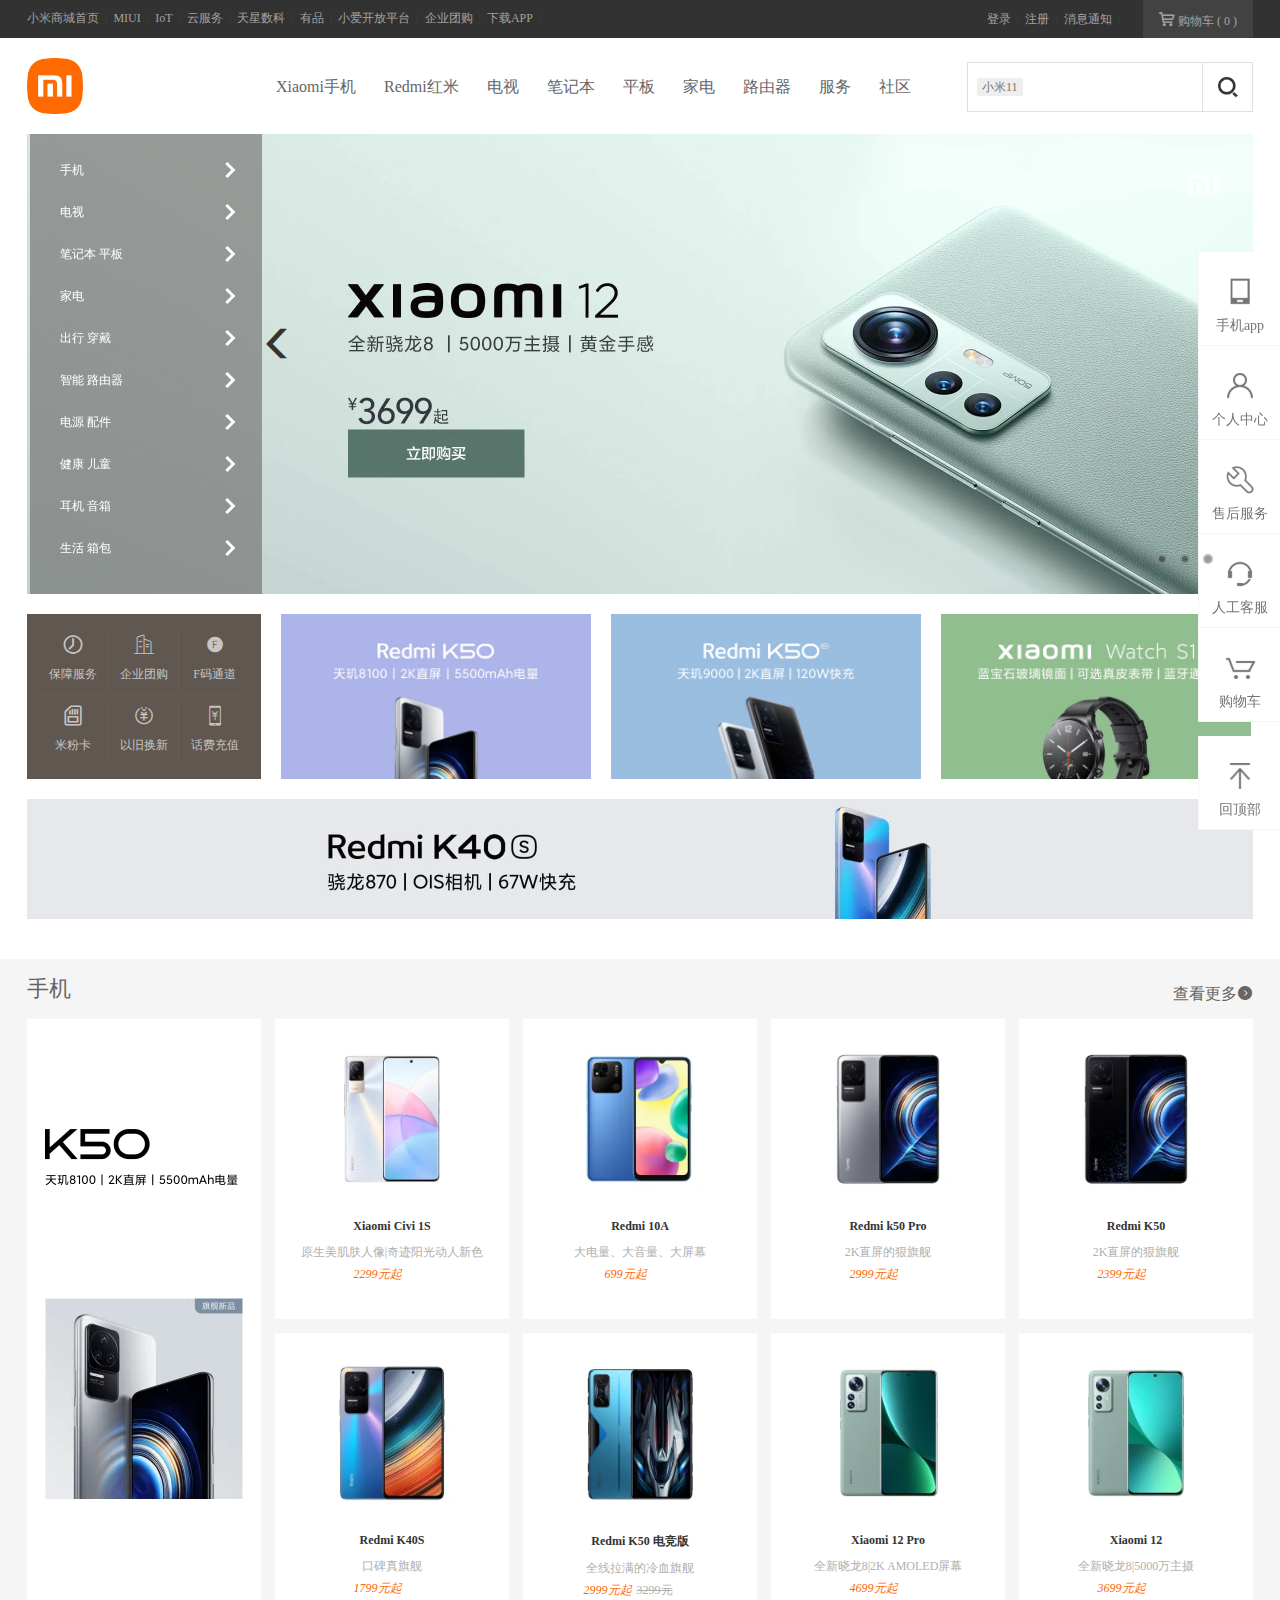
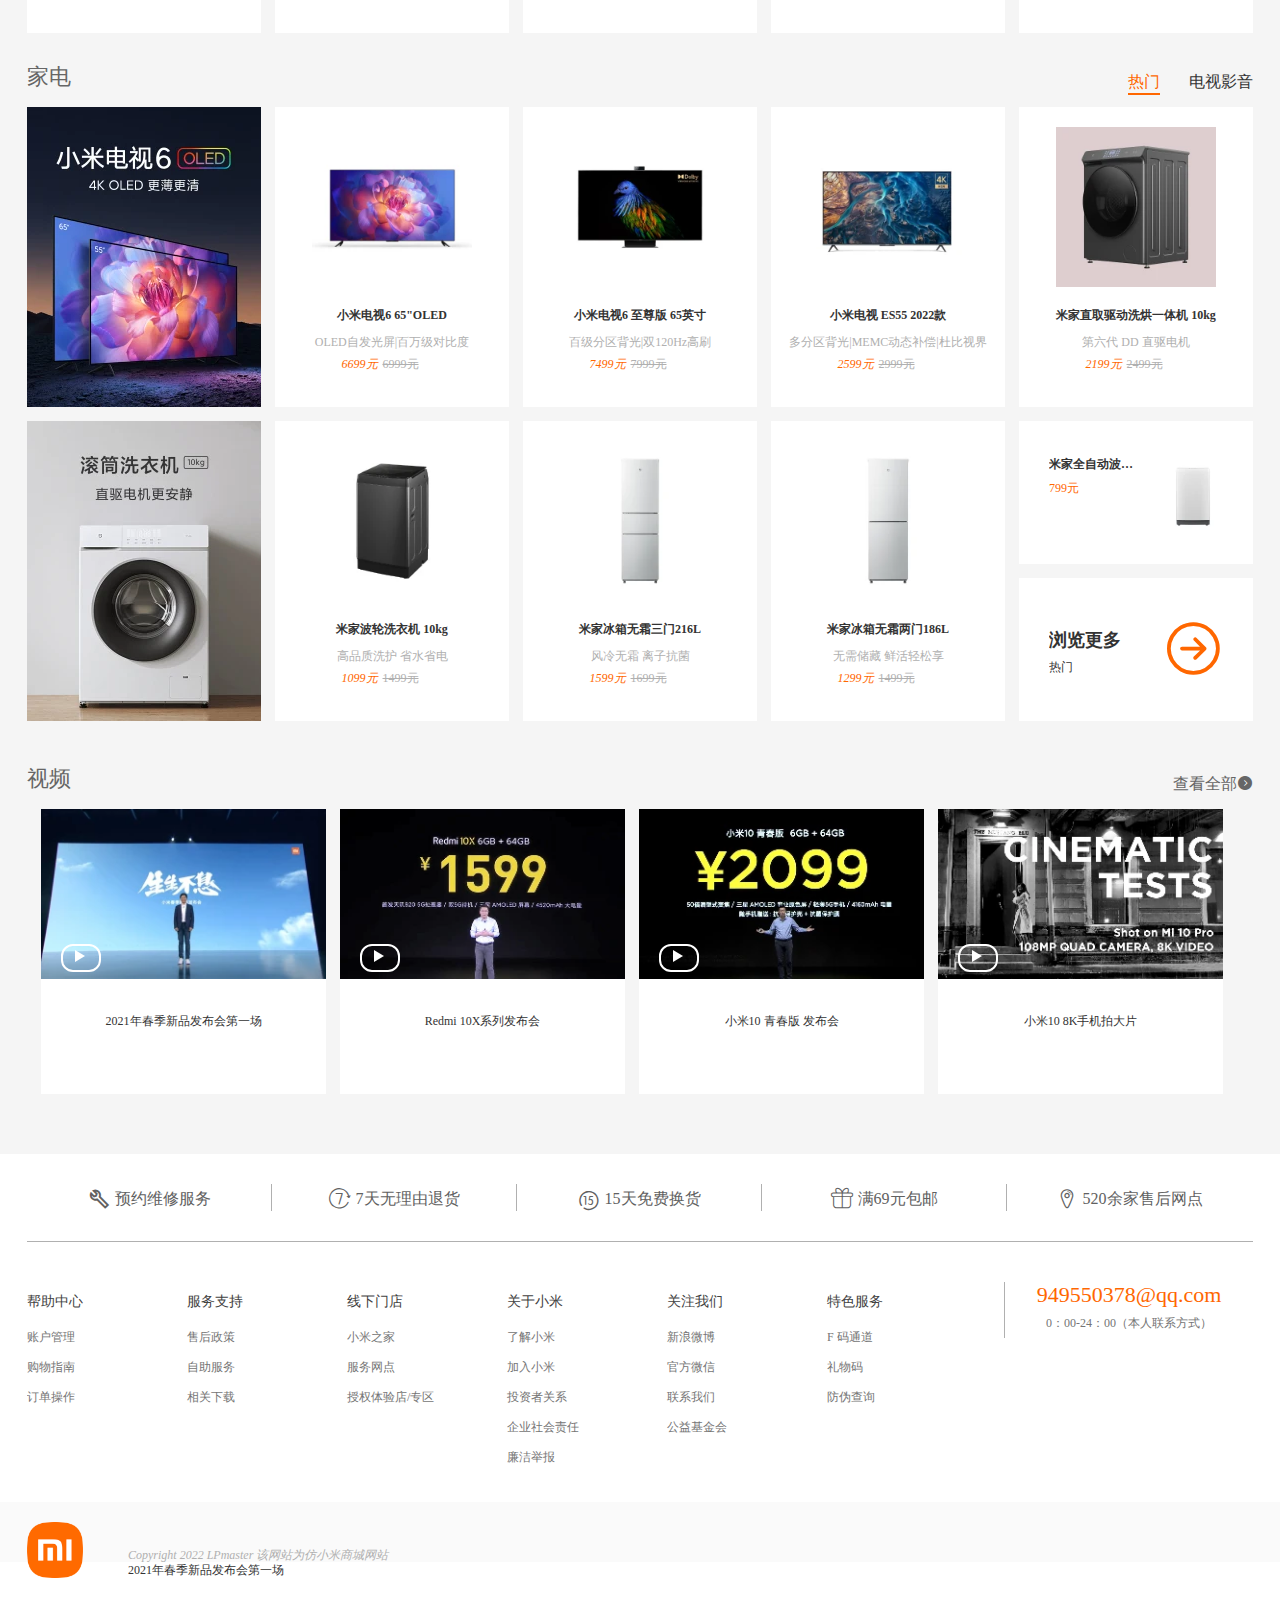
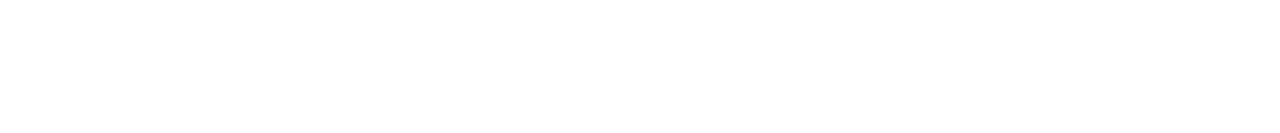
<file: index.html>
<!doctype html>
<html>
<head>
 <meta charset="utf-8">
 <title>  
	 小米商城 - Xiaomi 11 Ultra、Redmi K40 Pro、MIX FOLD，小米电视官方网站
	</title>
	<meta name="description" content="小米官网直营小米公司旗下所有产品" /><!--/*网页标题下的描述*/-->
	<meta name="keywords" content="Xiaomi,redmi,Xiaomi11 Ultra,Redmi Note 9,Xiaomi MIX Alpha,小米商城" /><!--/*导航引擎搜索抓取的关键字*/-->
<!--	处理默认样式-->
<!--当我们写完一个网页的各个结构布局后，在写具体的样式之前，会适应兼容目前各个浏览器的版本差异，会对其进行样式的统一处理，即reset样式重置。*此处参考腾讯和常规类型的重置样式进行设置-->
	<link rel="stylesheet" href="css/reset.css"/>
<!--	公共的CSS-->
	<link rel="stylesheet" href="css/style.css"/>
<!--	首页的CSS-->
	<link rel="stylesheet" href="css/index.css"/>
<!--	引入字体图标CSS-->
	<link rel="stylesheet" href="font/iconfont.css"/>
<!--	引入网页标题图标-->
	<link rel="shortcut icon" href="img/icons/" type="imge/x-icon"/>
</head>

<body>
<!--    顶部start-->
	<div class="page-top">
		<div class="container">
		  <div class="top-left">
			  <a href="">小米商城首页</a>
			  <span>|</span>
			  <a href="">MIUI</a>
			  <span>|</span>
			  <a href="">IoT</a>
			  <span>|</span>
			  <a href="">云服务</a>
			  <span>|</span>
			  <a href="">天星数科</a>
			  <span>|</span>
			  <a href="">有品</a>
			  <span>|</span>
			  <a href="">小爱开放平台</a>
			  <span>|</span>
			  <a href="">企业团购</a>
			  <span>|</span>
			  <a href="" class="download"> 下载APP
				  <div class="down-box"><b></b><img src="img/小米二维码.png" alt="小米商城" /><i>小米商城APP</i></div>
			  
			  </a>
			  <span>|</span>
			</div>
			<div class="top-right">
				<div class="car-box">
					<a href="" class="tit">
							<i class="iconfont icon-gouwuchekong"></i>
							购物车
							(<span>0</span>)
						
					</a>
					<div class="pop">
						<!--<p class="nothing">购物车还没有商品，赶紧选购吧！</p>
					-->
						<ul class="list">
							<li>
								<a href="" class="pic"><img src="img/小米11.jpg" alt=""/></a>
								<div class="txt">小米11 5G版</div>
								<div class="num">
									<h4>3999元 X 1</h4>
									<i>X</i>
								
								</div>
							
							</li>
							<li>
								<a href="" class="pic"><img src="img/小米type-c 2.jpg" alt=""/></a>
								<div class="txt">小米type-c 2</div>
								<div class="num">
									<h4>9.9元 X 1</h4>
									<i>X</i> 
									
								
								</div>
							
							</li>
							<li>
								<a href="" class="pic"><img src="img/小米10.jpg" alt=""/></a>
								<div class="txt">小米10 5G版</div>
								<div class="num">
									<h4>649元 X 1</h4>
									<i>X</i>
								
								</div>
							
							</li>
							<li>
								<a href="" class="pic"><img src="img/小米手环.jpg" alt=""/></a>
								<div class="txt">小米手环</div>
								<div class="num">
									<h4>209元 X 1</h4>
									<i>X</i>
								
								</div>
							
							</li>
							<li>
								<a href="" class="pic"><img src="img/小米type-c.jpg" alt=""/></a>
								<div class="txt">小米type-c</div>
								<div class="num">
									<h4>29元 X 1</h4>
									<i>X</i> 
									
								
								</div>
							
							</li>					
						
						</ul>
						<div class="total">
							<div class="price">
								<p>共5件商品</p>
								<h3>4895.9元</h3>
							</div>
							<a href="" class="btn">立即结算</a>
						
						</div>
					</div>
					
		
					
				</div>
				<div class="login">
					<a href="">登录</a>
					<span>|</span>
					<a href="">注册</a>
					<span>|</span>
					<a href="">消息通知</a>
					<span>|</span>	
				</div>

<!--
				<div class="userinfo">
					<div class="user">	
						<a href="" class="tit">用户**</a>
						<ul>
							<li><a href="">个人中心</a></li>
							<li><a href="">评价晒单</a></li>
							<li><a href="">我的喜欢</a></li>
							<li><a href="">小米账号</a></li>
							<li><a href="">退出登录</a></li>
						</ul>
					</div>
					<a href="" class="link">消息通知</a>
					<span>|</span>
					<a href="" class="link">我的订单</a>
					<span>|</span>
				</div>
-->
		
			</div>
		</div>
	</div>
<!--    顶部end-->
<!--	导航start-->
	<div class="page-nav">
		<div class="container">
			<a href="" class="logo"></a>
			<ul class="nav">
				<li class="nav-item" id="page-all-nav">
					<a href="" class="tit">全部商品分类</a>
<!--					全部分类菜单-->
					<div class="slider-nav">
						<ul class="slider-ul">
							<li class="slider-li">
								<a href="" class="name">      	  <span>手机</span>
							        <i class="iconfont icon-arrow-"></i>
						        </a>
								<div class="slider-pop">
									<a href="" class="pop-li">
									    <img src="img/小米civi.png" alt="">
                                        <p>小米11</p>
									</a>
									<a href="" class="pop-li">
										<img src="img/小米civi.png" alt="">
									    <p>小米11</p>
									</a>
									<a href="" class="pop-li">
										<img src="img/小米civi.png" alt="">
										<p>小米11</p>
									</a>
									<a href="" class="pop-li">
										<img src="img/小米civi.png" alt="">
										<p>小米11</p>
									</a>
									<a href="" class="pop-li">
										<img src="img/小米civi.png" alt="">
										<p>小米11</p>
									</a>
									<a href="" class="pop-li">
										<img src="img/小米civi.png" alt="">
										<p>小米11</p>
									</a>
									<a href="" class="pop-li">
										<img src="img/小米civi.png" alt="">
										<p>小米11</p>
									</a>
									<a href="" class="pop-li">
										<img src="img/小米civi.png" alt="">
										<p>小米11</p>
									</a>
									<a href="" class="pop-li">
										<img src="img/小米civi.png" alt="">
										<p>小米11</p>
									</a>
									<a href="" class="pop-li">
										<img src="img/小米civi.png" alt="">
										<p>小米11</p>
									</a>
									<a href="" class="pop-li">
										<img src="img/小米civi.png" alt="">
										<p>小米11</p>
									</a>
									<a href="" class="pop-li">
										<img src="img/小米civi.png" alt="">
										<p>小米11</p>
									</a>
									<a href="" class="pop-li">
										<img src="img/小米civi.png" alt="">
										<p>小米11</p>
									</a>
									<a href="" class="pop-li">
										<img src="img/小米civi.png" alt="">
										<p>小米11</p>
									</a>
									<a href="" class="pop-li">
										<img src="img/小米civi.png" alt="">
										<p>小米11</p>
									</a>
									<a href="" class="pop-li">
										<img src="img/小米civi.png" alt="">
										<p>小米11</p>
									</a>
									<a href="" class="pop-li">
										<img src="img/小米civi.png" alt="">
										<p>小米11</p>
									</a>
									<a href="" class="pop-li">
										<img src="img/小米civi.png" alt="">
										<p>小米11</p>
									</a>
									<a href="" class="pop-li">
										<img src="img/小米civi.png" alt="">
										<p>小米11</p>
									</a>
									<a href="" class="pop-li">
										<img src="img/小米civi.png" alt="">
										<p>小米11</p>
									</a>
									<a href="" class="pop-li">
										<img src="img/小米civi.png" alt="">
										<p>小米11</p>
									</a>
									<a href="" class="pop-li">
										<img src="img/小米civi.png" alt="">
										<p>小米11</p>
									</a>
									<a href="" class="pop-li">
										<img src="img/小米civi.png" alt="">
										<p>小米11</p>
									</a>
									<a href="" class="pop-li">
										<img src="img/小米civi.png" alt="">
										<p>小米11</p>
									</a>
								</div>
					        </li>
							<li class="slider-li">
								<a href="" class="name">      	  <span>电视</span>
							        <i class="iconfont icon-arrow-"></i>
						        </a>
					        </li>
							<li class="slider-li">
								<a href="" class="name">      	  <span>笔记本</span>
							        <span>平板</span>
							        <i class="iconfont icon-arrow-"></i>
						        </a>
					        </li>
							<li class="slider-li">
								<a href="" class="name">      	  <span>家电</span>
							        <i class="iconfont icon-arrow-"></i>
						        </a>
					        </li>
							<li class="slider-li">
								<a href="" class="name">      	  <span>出行</span>
							        <span>穿戴</span>
							        <i class="iconfont icon-arrow-"></i>
						        </a>
					        </li>
							<li class="slider-li">
								<a href="" class="name">      	  <span>智能</span>
							        <span>路由器</span>
							        <i class="iconfont icon-arrow-"></i>
						        </a>
					        </li>
							<li class="slider-li">
								<a href="" class="name">      	  <span>电源</span>
							        <span>配件</span>
							        <i class="iconfont icon-arrow-"></i>
						        </a>
					        </li>
							<li class="slider-li">
								<a href="" class="name">      	  <span>健康</span>
							        <span>儿童</span>
							        <i class="iconfont icon-arrow-"></i>
						        </a>
					        </li>
							<li class="slider-li">
								<a href="" class="name">      	  <span>耳机</span>
							        <span>音箱</span>
							        <i class="iconfont icon-arrow-"></i>
						        </a>
					        </li>
							<li class="slider-li">
								<a href="" class="name">      	  <span>生活</span>
							        <span>箱包</span>
							        <i class="iconfont icon-arrow-"></i>
						        </a>
					        </li>
				         </ul>
		            </div>	
				</li>
				<li class="nav-item">
					<a href="" class="tit">Xiaomi手机</a>
					<div class="pop">
						<ul class="down-ul container">
							<li class="down-li">
								<span class="tage">新品</span>
								<a href="" class="pic">
									<img src="img/小米12.png" alt="" >
								</a>
							  <h3 class="name">小米12</h3>
								<p class="price">3699</p>
							    <i></i>
							</li>
							<li class="down-li">
								<span class="tage">新品</span>
								<a href="" class="pic">
									<img src="img/小米12.png" alt="" >
								</a>
							  <h3 class="name">小米12</h3>
								<p class="price">3699</p>
							    <i></i>
							</li>
							<li class="down-li">
								<span class="tage">新品</span>
								<a href="" class="pic">
									<img src="img/小米12.png" alt="" >
								</a>
							  <h3 class="name">小米12</h3>
								<p class="price">3699</p>
							    <i></i>
							</li>
							<li class="down-li">
								<span class="tage">新品</span>
								<a href="" class="pic">
									<img src="img/小米12.png" alt="" >
								</a>
							  <h3 class="name">小米12</h3>
								<p class="price">3699</p>
							    <i></i>
							</li>
							
						</ul>
					</div>
				</li>
				<li class="nav-item">
					<a href="" class="tit">Redmi红米</a>
				</li>
				<li class="nav-item">
					<a href="" class="tit">电视</a>
				</li>
				<li class="nav-item">
					<a href="" class="tit">笔记本</a>
				</li>
				<li class="nav-item">
					<a href="" class="tit">平板</a>
				</li>
				<li class="nav-item">
					<a href="" class="tit">家电</a>
				</li>
				<li class="nav-item">
					<a href="" class="tit">路由器</a>
				</li>
				<li class="nav-item">
					<a href="" class="tit">服务</a>
				</li>
				<li class="nav-item">
					<a href="" class="tit">社区</a>
				</li>
			
			</ul>
<!--			<div class="search active">-->
			<div class="search ">
				<form action="" method="post">
					<input type="text" class="q">
				    <input type="submit" class="btn "  value="">
				    <span class="tags">小米11</span>
				</form>
				<ul class="hot">
					<li>
						<a href="">
							<span>小米12</span>
							<i>约有6件</i>
						</a>
					</li>
					<li>
						<a href="">
							<span>小米12</span>
							<i>约有6件</i>
						</a>
					</li>
					<li>
						<a href="">
							<span>小米12</span>
							<i>约有6件</i>
						</a>
					</li>
					<li>
						<a href="">
							<span>小米12</span>
							<i>约有6件</i>
						</a>
					</li>
					<li>
						<a href="">
							<span>小米12</span>
							<i>约有6件</i>
						</a>
					</li>
					<li>
						<a href="">
							<span>小米12</span>
							<i>约有6件</i>
						</a>
					</li>
				</ul>
			</div>
			
		</div>	
	</div>
<!--	导航end-->
<!--	轮播导航start-->
	<div class="idx-banner">
		<div class="container">
			<ul class="banner-list">
				<li><img src="img/banner2.png" alt=""><a href=""></a></li>
				<li><img src="img/banner2.png" alt=""><a href=""></a></li>
				<li><img src="img/banner3.png" alt=""><a href=""></a></li>
			</ul>
			<a href="" class="btn prev iconfont icon-qiehuanqizuo"></a>
			<a href="" class="btn next iconfont icon-qiehuanqiyou"></a>
			<div class="page">
				<a href=""><span>1</span></a>
				<a href=""><span>2</span></a>
				<a href=""><span>3</span></a>
			</div>
		</div>
	</div>
<!--	轮播导航end-->
<!--	菜单和广告start-->
	<div class="idx-menu-ad">
		<div class="container">
			<ul class="menu">
				<li class="br bb"><a href=""><i class="iconfont icon-time" ></i><span>保障服务</span></a></li>
				<li class="br bb"><a href=""><i class="iconfont icon-qiye" ></i><span>企业团购</span></a></li>
				<li class="bb"><a href=""><i class="iconfont icon-F_round"></i><span>F码通道</span></a></li>
				<li class="br"><a href=""><i class="iconfont icon-SDqia"></i><span>米粉卡</span></a></li>
				<li class="br"><a href=""><i class="iconfont icon-shouye"></i><span>以旧换新</span></a></li>
				<li><a href=""><i class="iconfont icon-chongzhi"></i><span>话费充值</span></a></li>
		    </ul>
		    <a href="" class="pic"><img src="img/广告1.jpg" alt=""></a>
	        <a href="" class="pic"><img src="img/广告2.jpg" alt=""></a>
		    <a href="" class="pic"><img src="img/广告3.jpg" alt=""></a>
	    </div>
	</div>
<!--	菜单和广告end-->
<!--	广告图start-->
	<div class="idx-adv">
		<div class="container">
			<a href=""><img src="img/广告图.png" alt=""></a>
		</div>
	</div>
<!--	广告图end-->
<!--	大内容区start-->
	<div class="idx-container">
		<div class="container">
            <!--手机-->
			<div class="idx-title">
				<span class="tit">手机</span>
				<a class="see-all" href="">查看更多<i class="iconfont icon-jiantouxiangyoufill"></i></a>
			</div>
			<div class="idx-phone idx-box">
				<div class="adv-box col-5">
					<a href="" class="single"><img src="img/广告长图.png" alt=""></a>
				
				</div>
				<div class="good-box">
					<div class="col-5 good-item">
						<a class="pic" href=""><img src="img/Xiaomi Civi 1S.png" alt=""></a>
						<h3 class="name"><a href="">Xiaomi Civi 1S</a></h3>
						<h4 class="desc">原生美肌肤人像|奇迹阳光动人新色</h4>
						<a class="price"><i>2299元起</i><span></span></a>
					</div>
					<div class="col-5 good-item">
						<a class="pic" href=""><img src="img/Redmi 10A.png" alt=""></a>
						<h3 class="name"><a href="">Redmi 10A</a></h3>
						<h4 class="desc">大电量、大音量、大屏幕</h4>
						<a class="price"><i>699元起</i><span></span></a>
					</div>
					<div class="col-5 good-item">
						<a class="pic" href=""><img src="img/Redmi k50 Pro.png" alt=""></a>
						<h3 class="name"><a href="">Redmi k50 Pro</a></h3>
						<h4 class="desc">2K直屏的狠旗舰</h4>
						<a class="price"><i>2999元起</i><span></span></a>
					</div>
					<div class="col-5 good-item">
						<a class="pic" href=""><img src="img/Redmi K50.png" alt=""></a>
						<h3 class="name"><a href="">Redmi K50</a></h3>
						<h4 class="desc">2K直屏的狠旗舰</h4>
						<a class="price"><i>2399元起</i><span></span></a>
					</div>
					<div class="col-5 good-item">
						<a class="pic" href=""><img src="img/Redmi K40S.png" alt=""></a>
						<h3 class="name"><a href="">Redmi K40S</a></h3>
						<h4 class="desc">口碑真旗舰</h4>
						<a class="price"><i>1799元起</i><span></span></a>
					</div>
					<div class="col-5 good-item">
						<a class="pic" href=""><img src="img/Redmi K50 电竞版.png" alt=""></a>
						<h3 class="name"><a href="">Redmi K50 电竞版</a></h3>
						<h4 class="desc">全线拉满的冷血旗舰</h4>
						<a class="price"><i>2999元起</i><span>3299元</span></a>
					</div>
					<div class="col-5 good-item">
						<a class="pic" href=""><img src="img/Xiaomi 12 Pro.png" alt=""></a>
						<h3 class="name"><a href="">Xiaomi 12 Pro</a></h3>
						<h4 class="desc">全新晓龙8|2K AMOLED屏幕</h4>
						<a class="price"><i>4699元起</i><span></span></a>
					</div>
					<div class="col-5 good-item">
						<a class="pic" href=""><img src="img/Xiaomi 12.png" alt=""></a>
						<h3 class="name"><a href="">Xiaomi 12</a></h3>
						<h4 class="desc">全新晓龙8|5000万主摄</h4>
						<a class="price"><i>3699元起</i><span></span></a>
					</div>
				</div>
			</div>
            <!--家电-->
			<div class="idx-title">
				<span class="tit">家电</span>
				<ul class="list" id="tabs">
					<li class="active"><span>热门</span></li>
					<li ><span>电视影音</span></li>		
				</ul>
			</div>
			<div id="list" class="idx-home idx-box">
				<div class="adv-box col-5">
				    <a href="" class="double">
						<img src="img/家电广告图1.png" alt="">
					</a>
					 <a href="" class=" double ">
						<img src="img/家电广告图2.png" alt="">
					</a>
				</div>
            <!--active切换效果-->
				<div class="good-box active">
					<div class="col-5 good-item ">
						<a class="pic" href=""><img src="img/家电电视1.png" alt=""></a>
						<h3 class="name"><a href="">小米电视6 65"OLED</a></h3>
						<h4 class="desc">OLED自发光屏|百万级对比度</h4>
						<a class="price"><i>6699元</i><span>6999元</span></a>
					</div>
					<div class="col-5 good-item">
						<a class="pic" href=""><img src="img/家电电视2.png" alt=""></a>
						<h3 class="name"><a href="">小米电视6 至尊版 65英寸</a></h3>
						<h4 class="desc">百级分区背光|双120Hz高刷</h4>
						<a class="price"><i>7499元</i><span>7999元</span></a>
					</div>
					<div class="col-5 good-item">
						<a class="pic" href=""><img src="img/家电电视3.png" alt=""></a>
						<h3 class="name"><a href="">小米电视 ES55 2022款</a></h3>
						<h4 class="desc">多分区背光|MEMC动态补偿|杜比视界</h4>
						<a class="price"><i>2599元</i><span>2999元</span></a>
					</div>
					<div class="col-5 good-item">
						<a class="pic" href=""><img src="img/米家直驱洗烘一体机.png" alt=""></a>
						<h3 class="name"><a href="">米家直取驱动洗烘一体机 10kg</a></h3>
						<h4 class="desc">第六代 DD 直驱电机</h4>
						<a class="price"><i>2199元</i><span>2499元</span></a>
					</div>
					<div class="col-5 good-item">
						<a class="pic" href=""><img src="img/米家波轮洗衣机.png" alt=""></a>
						<h3 class="name"><a href="">米家波轮洗衣机 10kg</a></h3>
						<h4 class="desc">高品质洗护 省水省电</h4>
						<a class="price"><i>1099元</i><span>1499元</span></a>
					</div>
					<div class="col-5 good-item">
						<a class="pic" href=""><img src="img/米家冰箱无霜.png" alt=""></a>
						<h3 class="name"><a href="">米家冰箱无霜三门216L</a></h3>
						<h4 class="desc">风冷无霜 离子抗菌</h4>
						<a class="price"><i>1599元</i><span>1699元</span></a>
					</div>
					<div class="col-5 good-item">
						<a class="pic" href=""><img src="img/米家冰箱两门.png" alt=""></a>
						<h3 class="name"><a href="">米家冰箱无霜两门186L</a></h3>
						<h4 class="desc">无需储藏 鲜活轻松享</h4>
						<a class="price"><i>1299元</i><span>1499元</span></a>
					</div>
					<div class="col-5 good-item last">
						<div class="good-top">
							<div class="txt">
								<h3><a href="">米家全自动波轮洗衣机8kg</a></h3>
								<p>799元</p>
							</div>
							<a class="sm-img" href="">
								<img src="img/家电小图1.png" alt="">
							</a>
						</div>
						<div class="good-more">
							<div class="txt">
								<h3><a href="">浏览更多</a></h3>
								<p><a href="">热门</a></p>
							</div>
							<a class="xiangyou" href="">
								<i class="iconfont icon-xiangyou2 "></i>
							</a>
						</div>
					</div>
				</div>
				<div class="good-box">
					<div class="col-5 good-item">
						<a class="pic" href=""><img src="img/电视1.png" alt=""></a>
						<h3 class="name"><a href="">小米电视4A 70英寸</a></h3>
						<h4 class="desc">4K超高清|人工智能语音系统</h4>
						<a class="price"><i>3199元</i><span>3599元</span></a>
					</div>
					<div class="col-5 good-item">
						<a class="pic" href=""><img src="img/电视2.png" alt=""></a>
						<h3 class="name"><a href="">小米电视4A 60英寸</a></h3>
						<h4 class="desc">4K超高清|语音控制|2+8GB大存储</h4>
						<a class="price"><i>1999元</i><span>2799元</span></a>
					</div>
					<div class="col-5 good-item">
						<a class="pic" href=""><img src="img/电视3.png" alt=""></a>
						<h3 class="name"><a href="">小米电视 EA75 2022款</a></h3>
						<h4 class="desc">金属全面屏|4K超高清|远场语音</h4>
						<a class="price"><i>3499元</i><span>4199元</span></a>
					</div>
					<div class="col-5 good-item">
						<a class="pic" href=""><img src="img/电视4.png" alt=""></a>
						<h3 class="name"><a href="">小米全面屏电视65英寸 E65X</a></h3>
						<h4 class="desc">4K超高清|内置小爱同学|海量内容</h4>
						<a class="price"><i>2599元</i><span>2999元</span></a>
					</div>
					<div class="col-5 good-item">
						<a class="pic" href=""><img src="img/电视5.png" alt=""></a>
						<h3 class="name"><a href="">小米电视4C 32英寸</a></h3>
						<h4 class="desc">高清液晶屏|海量片源|立体音效</h4>
						<a class="price"><i>849元</i><span>899元</span></a>
					</div>
					<div class="col-5 good-item">
						<a class="pic" href=""><img src="img/电视6.png" alt=""></a>
						<h3 class="name"><a href="">Redmi 智能电视A55</a></h3>
						<h4 class="desc">4K超高清|64位处理器|立体声澎湃</h4>
						<a class="price"><i>1499元</i><span>1999元</span></a>
					</div>
					<div class="col-5 good-item">
						<a class="pic" href=""><img src="img/电视7.png" alt=""></a>
						<h3 class="name"><a href="">Redmi MAX 86"超大屏电视</a></h3>
						<h4 class="desc">4K超高清|120Hz高刷屏|金属全面屏</h4>
						<a class="price"><i>6666元</i><span>7999元</span></a>
					</div>
					<div class="col-5 good-item last">
						<div class="good-top">
							<div class="txt">
								<h3><a href="">小米电视 EA50 2022款</a></h3>
								<p>1299元元</p>
							</div>
							<a class="sm-img" href="">
								<img src="img/小电视.png" alt="">
							</a>
						</div>
						<div class="good-more">
							<div class="txt">
								<h3><a href="">浏览更多</a></h3>
								<p><a href="">热门</a></p>
							</div>
							<a class="xiangyou" href="">
								<i class="iconfont icon-xiangyou2 "></i>
							</a>
						</div>
					</div>
				</div>
			</div>
            <!--视频-->
			<div class="idx-title">
				<span class="tit">视频</span>
				<a class="see-all" href="">查看全部<i class="iconfont icon-jiantouxiangyoufill"></i></a>
			</div>
			<div class="video">
				<div class="col-4 item">
				    <a href="" class="pic">
					    <img src="img/视频图片1.png" alt="">
					    <span class="play"><i></i></span>
				    </a>
				    <h3>2021年春季新品发布会第一场</h3>
				</div>	
				<div class="col-4 item">
				    <a href="" class="pic">
					    <img src="img/视频图片2.png" alt="">
					    <span class="play"><i></i></span>
				    </a>
				    <h3>Redmi 10X系列发布会</h3>
				</div>
				<div class="col-4 item">
				    <a href="" class="pic">
					   <img src="img/视频图片3.png" alt="">
					   <span class="play"><i></i></span>
				    </a>
				    <h3>小米10 青春版 发布会</h3>
				</div>
				<div class="col-4 item">
				    <a href="" class="pic">
					   <img src="img/视频图片4.png" alt="">
					   <span class="play"><i></i></span>
				    </a>
				    <h3>小米10 8K手机拍大片</h3>
			     </div>
		   </div>
		</div>
	</div>
<!--	大内容区end-->
<!--	底部页脚start-->
	<div class="page-foot">
		<div class="container">
			<ul class="ts">
				<li>
					<a href=""><i class="iconfont icon-weixiu"></i>预约维修服务</a>
				</li>
				<li>
					 <a href=""><i class="iconfont icon-7tianwuliyoutuihuo"></i>7天无理由退货</a>
				</li>
				<li>
					<a href=""><i class="iconfont icon-15tianwuliyoutuihuo"></i>15天免费换货</a>
				</li>
				<li>
					<a href=""><i class="iconfont icon-liwu"></i>满69元包邮</a>
				</li>
				<li>
					<a href=""><i class="iconfont icon-dingweidizhigpsditu"></i>520余家售后网点</a>
				</li>
			</ul>
			<div class="nav">
				<div class="lt">
					<dl>
						<dt>帮助中心</dt>
						<dd><a href="">账户管理</a></dd>
						<dd><a href="">购物指南</a></dd>
						<dd><a href="">订单操作</a></dd>
					</dl>
					<dl>
						<dt>服务支持</dt>
						<dd><a href="">售后政策</a></dd>
						<dd><a href="">自助服务</a></dd>
						<dd><a href="">相关下载</a></dd>
					</dl>
					<dl>
						<dt>线下门店</dt>
						<dd><a href="">小米之家</a></dd>
						<dd><a href="">服务网点</a></dd>
						<dd><a href="">授权体验店/专区</a></dd>
					</dl>
					<dl>
						<dt>关于小米</dt>
						<dd><a href="">了解小米</a></dd>
						<dd><a href="">加入小米</a></dd>
						<dd><a href="">投资者关系</a></dd>
						<dd><a href="">企业社会责任</a></dd>
						<dd><a href="">廉洁举报</a></dd>
					</dl>
					<dl>
						<dt>关注我们</dt>
						<dd><a href="">新浪微博</a></dd>
						<dd><a href="">官方微信</a></dd>
						<dd><a href="">联系我们</a></dd>
						<dd><a href="">公益基金会</a></dd>
					</dl>
					<dl>
						<dt>特色服务</dt>
						<dd><a href="">F 码通道</a></dd>
						<dd><a href="">礼物码</a></dd>
						<dd><a href="">防伪查询</a></dd>
					</dl>
				</div>
				<div class="gt">
					<h3>949550378@qq.com</h3>
				    <h4>0：00-24：00（本人联系方式）</h4>
				</div>
			</div>
		</div>
	    <div class="bot">
			<div class="container">
				<a href="" class="logo"></a>
				<i class="tit">Copyright 2022 LPmaster 该网站为仿小米商城网站</i>
			</div>
		</div>
	</div>
<!--	底部页脚end-->
<!--	侧边导航栏start-->
	<ul class="page-slider">
		<li>
			<i class="my-icon icon-app"></i>
			<span>手机app</span>
			<div class="pop">
				<b></b>
				<a href="">
					<img src="img/小米二维码.png" alt="">
				    <p>扫码领取新人百元礼包</p>
				</a>
			</div>
		</li>
		<li>
			<i class="my-icon icon-user"></i>
			<span>个人中心</span>
		</li>
		<li>
			<i class="my-icon icon-service"></i>
			<span>售后服务</span>
		</li>
		<li>
			<i class="my-icon icon-concat"></i>
			<span>人工客服</span>
		</li>
		<li>
			<i class="my-icon icon-car"></i>
			<span>购物车</span>
		</li>
		<li class="last">
			<i class="my-icon icon-top"></i>
			<span>回顶部</span>
		</li>
	</ul>
<!--	侧边导航栏end-->
<!--	视频播放弹窗start-->
	<div class="idx-video-bg">
	</div>
	<div class="idx-video-box">
		<div class="tit">
			<span>2021年春季新品发布会第一场</span>
			<i class="close"></i>
		</div>
		<div class="video-box">
			<video src=""></video>
			<div class="play"><i></i></div>
		
		</div>
	
	</div>
<!--	视频播放弹窗end-->
	<script src="js/index.js"></script>
</body>
</html>
</file>
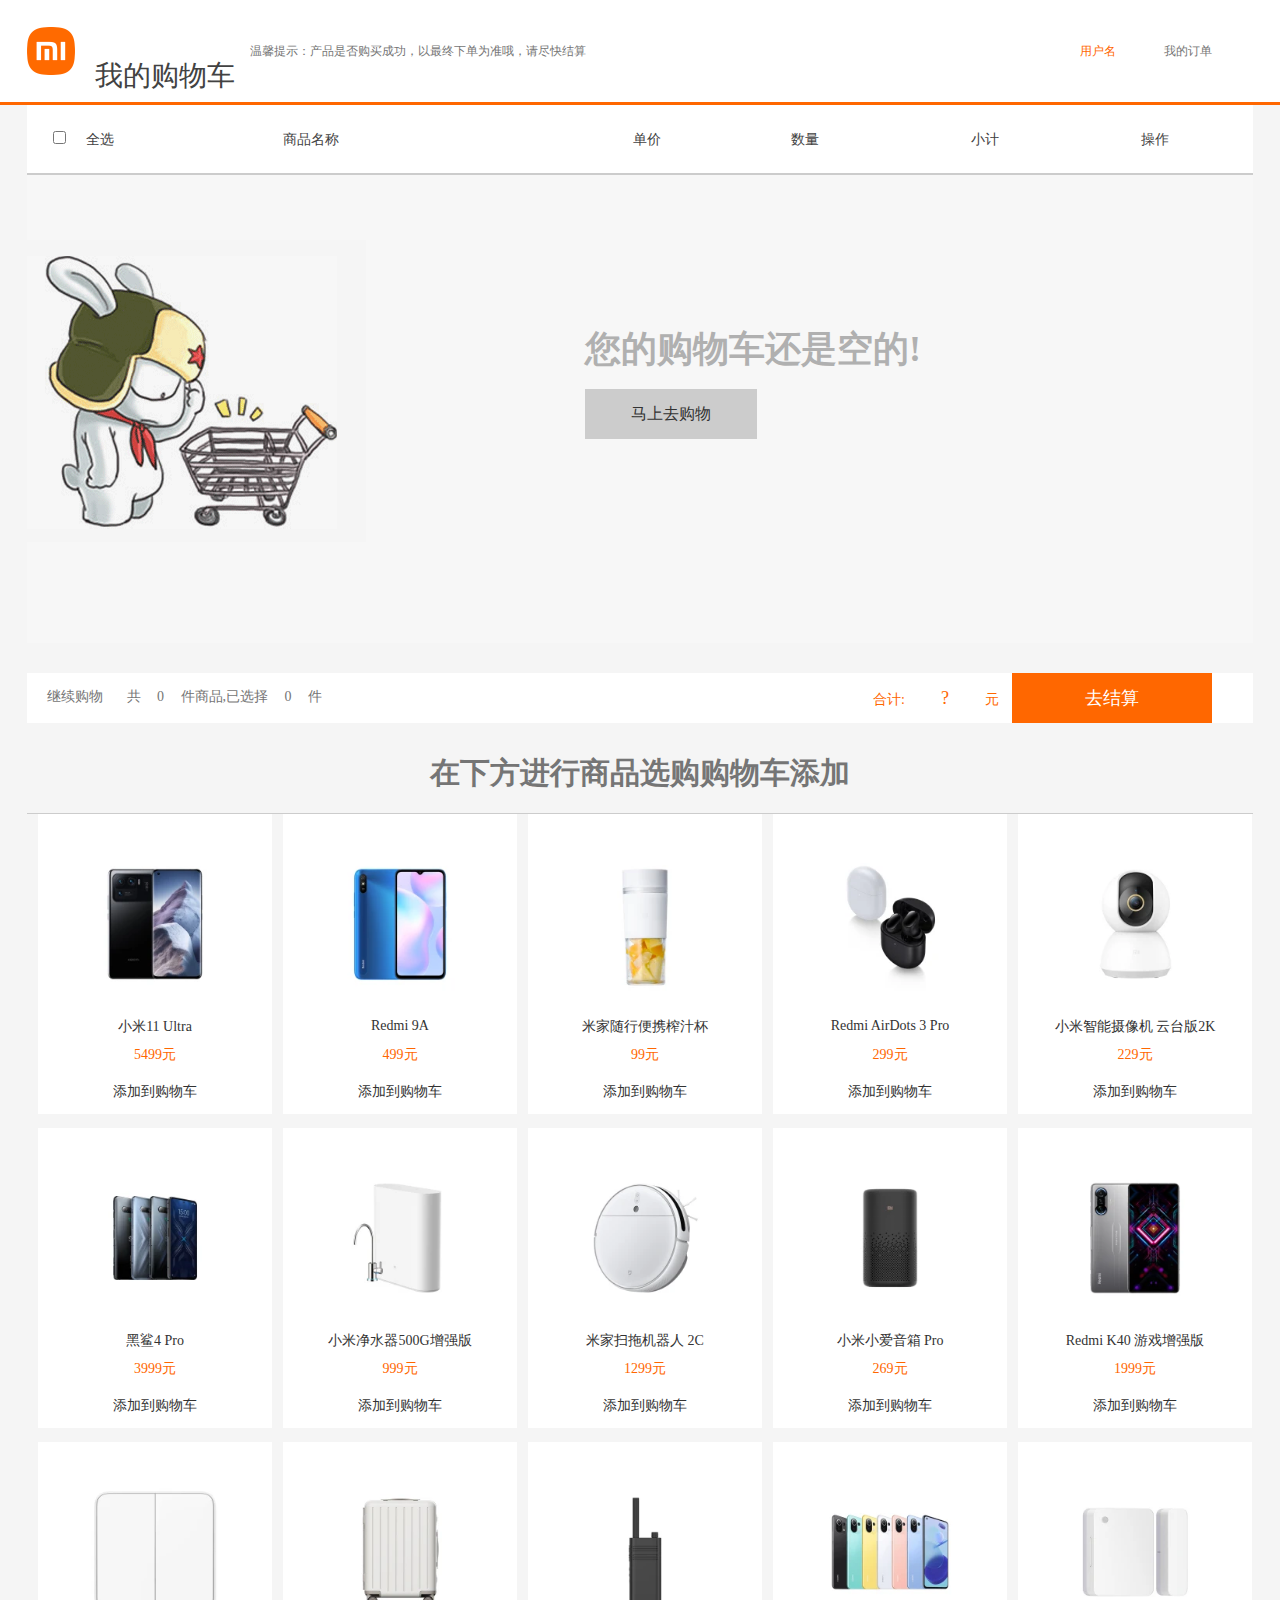
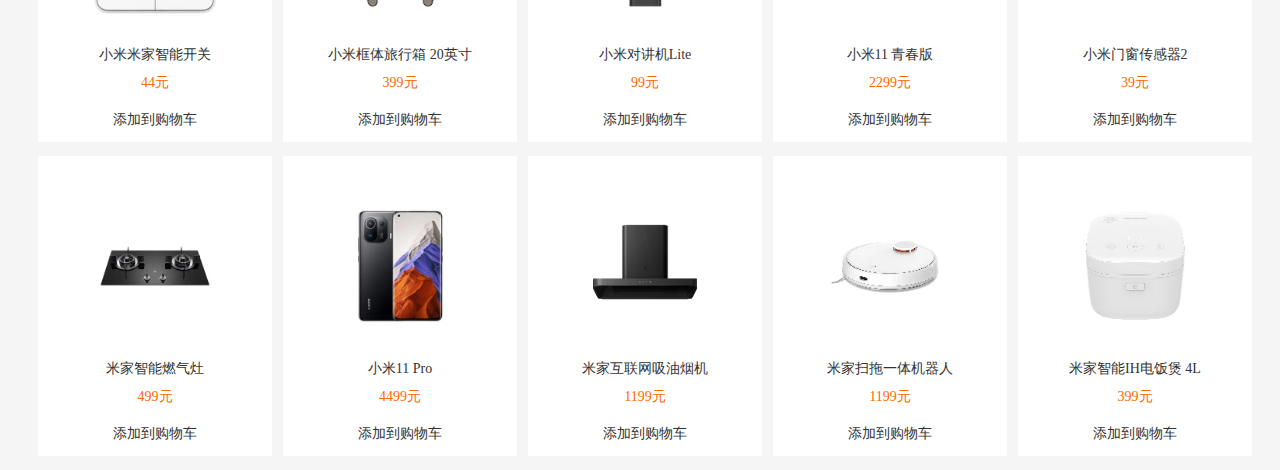
<file: cart.html>
<!DOCTYPE html>
<html lang="en">

<head>
    <meta charset="UTF-8">
    <meta http-equiv="X-UA-Compatible" content="IE=edge">
    <meta name="viewport" content="width=device-width, initial-scale=1.0">
    <title>购物车</title>
    <link rel="shortcut icon" href="images/logo.ico" type="image/x-icon">
    <link rel="stylesheet" href="css/cart.css">
    <link rel="stylesheet" href="css/empty-carts.css">
    <script src="js/jquery.min.js"></script>
    <script src="js/layer/layer.js"></script>
    <script src="js/cart.js"></script>
</head>

<body>
    <div class="header">
        <div class="header-con">
            <div class="log"><img src="images/logo2.png" alt=""></div>
            <div class="title">
                <h2>我的购物车</h2>
                <p class="hint">温馨提示：产品是否购买成功，以最终下单为准哦，请尽快结算</p>
            </div>
            <ul>
                <li class="uname">用户名</li>
                <li>我的订单</li>
            </ul>
        </div>
    </div>
    <div class="main">
        <div class="main-con">
            <div class="list-head">
                <div class="checkAll"><input type="checkbox" name="all" id="" class="b"><span>全选</span></div>
                <div class="col-img"></div>
                <div class="col-name">商品名称</div>
                <div class="col-price">单价</div>
                <div class="col-num">数量</div>
                <div class="col-total">小计</div>
                <div class="action">操作</div>
            </div>
            <div class="empty-carts">
                <div class="con">
                    <div class="bj"><img src="login-images/bj.png" alt=""></div>
                    <div class="tip">
                        <h1>您的购物车还是空的!</h1>
                        <a href="javascript:;" id="goshop">马上去购物</a>
                    </div>
                </div>
            </div>
        </div>
    </div>
    <div class="footer">
        <div class="footer-con">
            <div class="list-pay">
                <div class="left">
                    <a href="">继续购物</a>
                    <span class="cart-total">共<i>0</i>件商品,已选择<em>0</em>件</span>
                </div>
                <div class="right">
                    <span class="total-price"><i class="r1">合计:</i><em>?</em><i class="r2">元</i></span>
                    <a href="pay.html" class="pay-btn">去结算</a>
                </div>
            </div>
        </div>
    </div>
    <h2>在下方进行商品选购购物车添加</h2>
    <div class="list-menu">
        <div class="menu-con">
            <div class="li">
                <img src="images/li1.webp" alt="">
                <div class="title">小米11 Ultra</div>
                <div class="price">5499元</div>
                <div class="btn">添加到购物车</div>
            </div>
            <div class="li">
                <img src="images/li2.webp" alt="">
                <div class="title">Redmi 9A</div>
                <div class="price">499元</div>
                <div class="btn">添加到购物车</div>
            </div>
            <div class="li">
                <img src="images/li3.webp" alt="">
                <div class="title">米家随行便携榨汁杯</div>
                <div class="price">99元</div>
                <div class="btn">添加到购物车</div>
            </div>
            <div class="li">
                <img src="images/li4.webp" alt="">
                <div class="title">Redmi AirDots 3 Pro</div>
                <div class="price">299元</div>
                <div class="btn">添加到购物车</div>
            </div>
            <div class="li">
                <img src="images/li5.webp" alt="">
                <div class="title">小米智能摄像机 云台版2K</div>
                <div class="price">229元</div>
                <div class="btn">添加到购物车</div>
            </div>
            <div class="li">
                <img src="images/li6.webp" alt="">
                <div class="title">黑鲨4 Pro</div>
                <div class="price">3999元</div>
                <div class="btn">添加到购物车</div>
            </div>
            <div class="li">
                <img src="images/li7.webp" alt="">
                <div class="title">小米净水器500G增强版</div>
                <div class="price">999元</div>
                <div class="btn">添加到购物车</div>
            </div>
            <div class="li">
                <img src="images/li8.webp" alt="">
                <div class="title">米家扫拖机器人 2C</div>
                <div class="price">1299元</div>
                <div class="btn">添加到购物车</div>
            </div>
            <div class="li">
                <img src="images/li9.webp" alt="">
                <div class="title">小米小爱音箱 Pro</div>
                <div class="price">269元</div>
                <div class="btn">添加到购物车</div>
            </div>
            <div class="li">
                <img src="images/li10.webp" alt="">
                <div class="title">Redmi K40 游戏增强版</div>
                <div class="price">1999元</div>
                <div class="btn">添加到购物车</div>
            </div>
            <div class="li">
                <img src="images/li11.webp" alt="">
                <div class="title">小米米家智能开关</div>
                <div class="price">44元</div>
                <div class="btn">添加到购物车</div>
            </div>
            <div class="li">
                <img src="images/li12.webp" alt="">
                <div class="title">小米框体旅行箱 20英寸</div>
                <div class="price">399元</div>
                <div class="btn">添加到购物车</div>
            </div>
            <div class="li">
                <img src="images/li13.webp" alt="">
                <div class="title">小米对讲机Lite</div>
                <div class="price">99元</div>
                <div class="btn">添加到购物车</div>
            </div>
            <div class="li">
                <img src="images/li14.webp" alt="">
                <div class="title">小米11 青春版</div>
                <div class="price">2299元</div>
                <div class="btn">添加到购物车</div>
            </div>
            <div class="li">
                <img src="images/li15.webp" alt="">
                <div class="title">小米门窗传感器2</div>
                <div class="price">39元</div>
                <div class="btn">添加到购物车</div>
            </div>
            <div class="li">
                <img src="images/li16.webp" alt="">
                <div class="title">米家智能燃气灶</div>
                <div class="price">499元</div>
                <div class="btn">添加到购物车</div>
            </div>
            <div class="li">
                <img src="images/li17.webp" alt="">
                <div class="title">小米11 Pro</div>
                <div class="price">4499元</div>
                <div class="btn">添加到购物车</div>
            </div>
            <div class="li">
                <img src="images/li18.webp" alt="">
                <div class="title">米家互联网吸油烟机</div>
                <div class="price">1199元</div>
                <div class="btn">添加到购物车</div>
            </div>
            <div class="li">
                <img src="images/li19.webp" alt="">
                <div class="title">米家扫拖一体机器人</div>
                <div class="price">1199元</div>
                <div class="btn">添加到购物车</div>
            </div>
            <div class="li">
                <img src="images/li20.webp" alt="">
                <div class="title">米家智能IH电饭煲 4L</div>
                <div class="price">399元</div>
                <div class="btn">添加到购物车</div>
            </div>
        </div>
    </div>

</body>

</html>
</file>
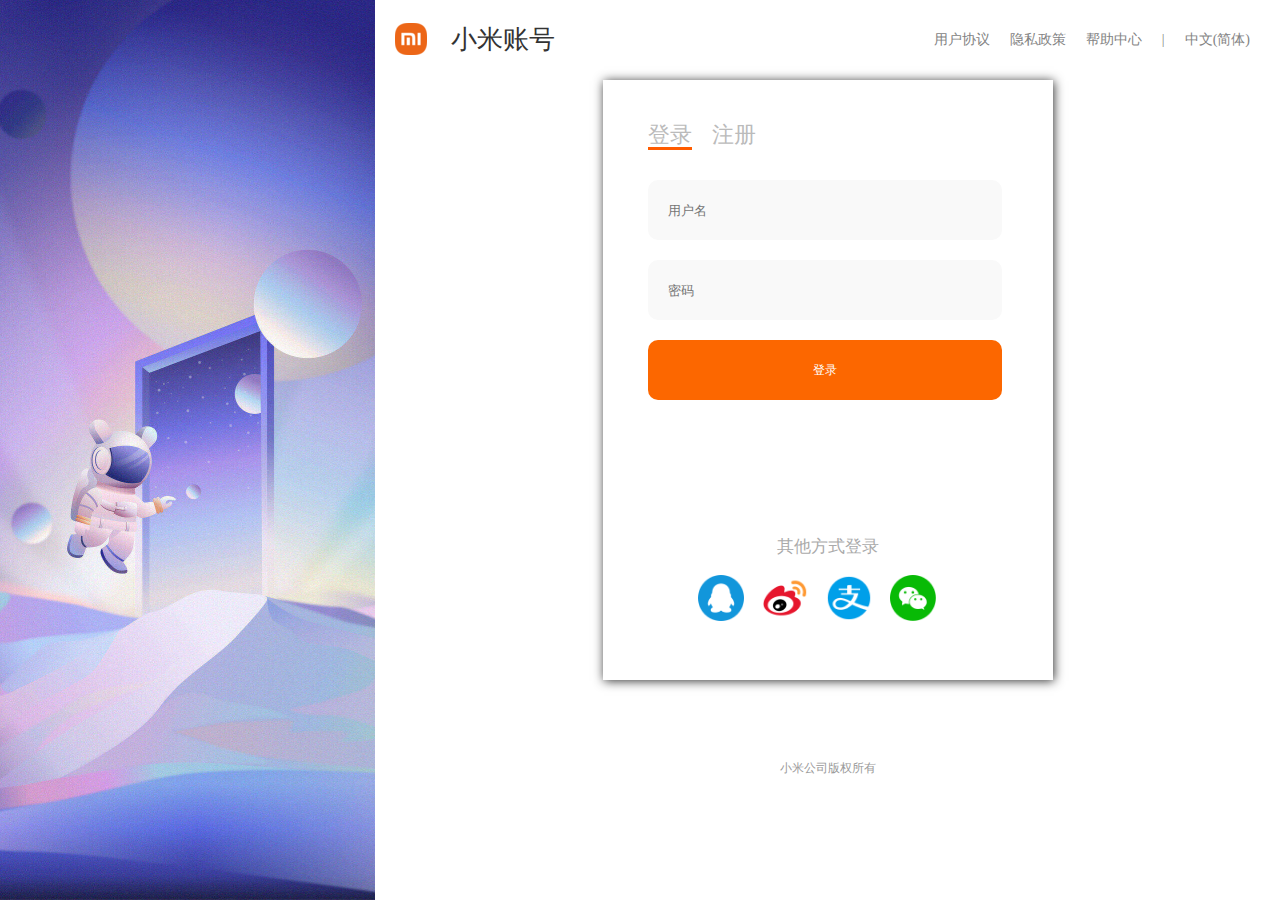
<file: login.html>
<!DOCTYPE html>
<html lang="en">

<head>
    <meta charset="UTF-8">
    <meta http-equiv="X-UA-Compatible" content="IE=edge">
    <meta name="viewport" content="width=device-width, initial-scale=1.0">
    <title>登录注册</title>
    <link rel="shortcut icon" href="images/logo.ico" type="image/x-icon">
    <link rel="stylesheet" href="css/login.css">
    <script src="js/jquery.min.js"></script>
    <script src="js/login.js"></script>
    <script src="js/layer/layer.js"></script>
    <script src="js/validate/jquery.validate.min.js"></script>
    <script src="js/validate/localization/messages_zh.min.js"></script>
</head>

<body>
    <div class="wrap">
        <div class="left"><img src="login-images/1.jpg" alt="">
        </div>
        <div class="right">
            <div class="login">
                <div class="header">
                    <div class="a1">
                        <i><img src="login-images/logo.ico" alt=""></i>
                        <i class="title">小米账号</i>
                    </div>
                    <div class="a2">
                        <li><a href="">用户协议</a></li>
                        <li><a href="">隐私政策</a></li>
                        <li><a href="">帮助中心</a></li>
                        <li>|</li>
                        <li>中文(简体)</li>
                    </div>
                </div>
                <div class="container">
                    <div class="nav"><span>登录</span><span>注册</span></div>
                    <div class="box1">
                        <div class="box2">
                            <!-- 登录页面 -->
                            <div class="one">
                                <input type="text" name="username" id="" placeholder="用户名"><br>
                                <input type="password" name="password" id="" placeholder="密码"><br>
                                <button id="btn1">登录</button>
                                <div class="link"><span class="b1">忘记密码</span><span class="b2">手机号登录</span></div>
                            </div>
                            <!-- 注册页面 -->
                            <div class="two">
                                <input type="text" name="username" id="name" placeholder="新用户名"><br>
                                <input type="password" name="password" id="psw" placeholder="新密码"><br>
                                <input type="password" name="password" id="confirm" placeholder="确认密码"><br>
                                <button id="btn2">注册</button>
                                <div class="link"><span>收不到验证码</span></div>
                            </div>
                        </div>
                    </div>
                    <div class="log-title">其他方式登录</div>
                    <div class="sns">
                        <div class="c">
                            <div class="path"><img src="login-images/QQ.png" alt=""></div>
                            <div class="path"><img src="login-images/wb.png" alt=""></div>
                            <div class="path"><img src="login-images/zfb.png" alt=""></div>
                            <div class="path"><img src="login-images/wx.png" alt=""></div>
                        </div>
                    </div>
                </div>
                <div class="footer">小米公司版权所有</div>


            </div>
        </div>
    </div>
</body>

</html>
</file>
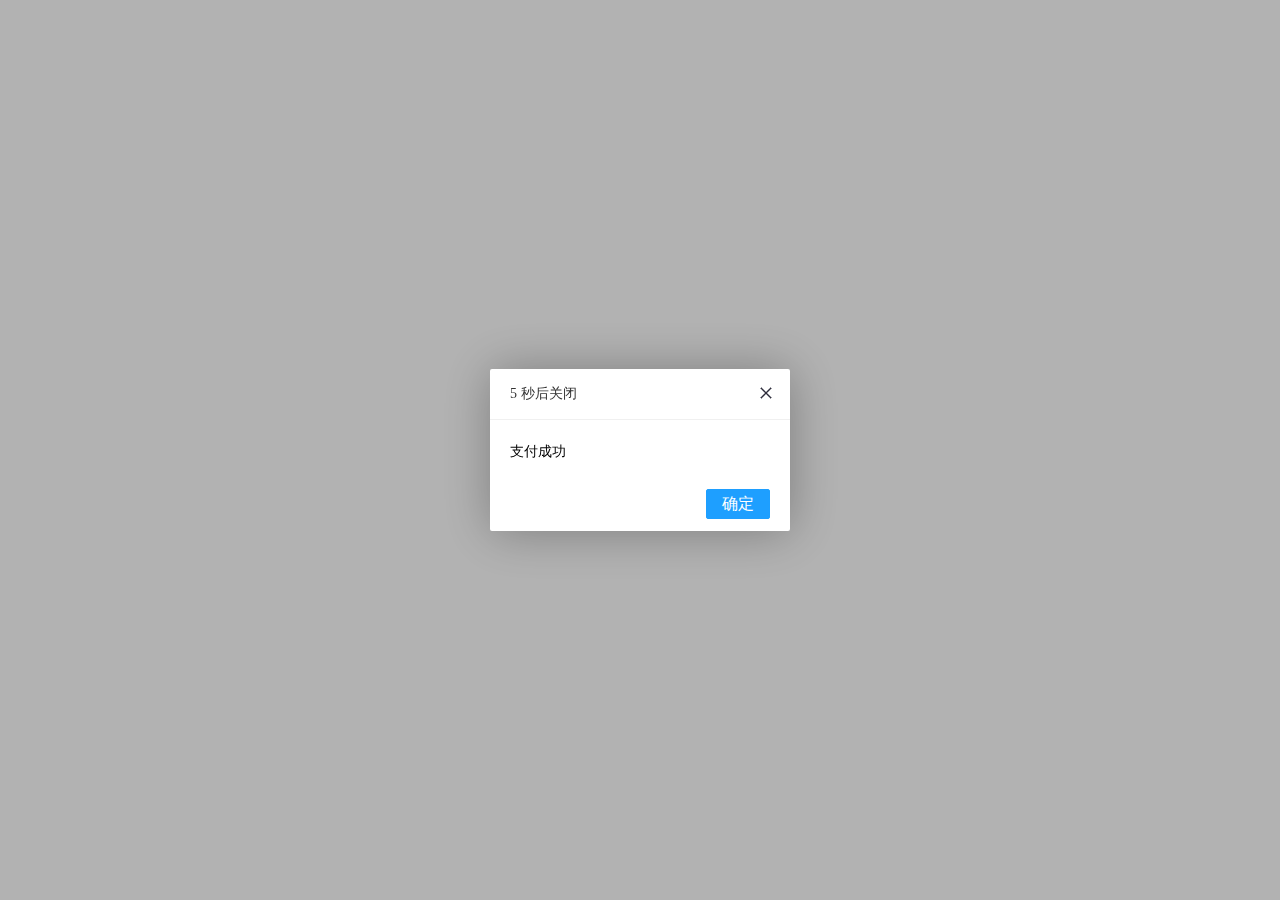
<file: pay.html>
<!DOCTYPE html>
<html lang="en">

<head>
    <meta charset="UTF-8">
    <meta http-equiv="X-UA-Compatible" content="IE=edge">
    <meta name="viewport" content="width=device-width, initial-scale=1.0">
    <title>支付</title>
    <link rel="shortcut icon" href="images/38.ico" type="image/x-icon">
    <script src="js/jquery.min.js"></script>
    <script src="js/layer/layer.js"></script>
</head>

<body>
    <script>
        layer.alert('支付成功', {
            time: 5 * 1000
            , success: function (layero, index) {
                var timeNum = this.time / 1000, setText = function (start) {
                    layer.title((start ? timeNum : --timeNum) + ' 秒后关闭', index);
                };
                setText(!0);
                this.timer = setInterval(setText, 1000);
                if (timeNum <= 0) clearInterval(this.timer);
            }
            , end: function () {
                clearInterval(this.timer);
                window.location.href = 'index.html';
            }
        });
    </script>

</body>

</html>
</file>
<file: css/style.css>
/* CSS Document */
/*公共样式*/
body{
	font-size:12px;
	color: #333;
}
.container{
	margin-left:auto;
	margin-right: auto;
	width: 1226px;
}
/*顶部代码*/
.page-top{
	height:38px;
	background-color:#323232 ;
	
}
.page-top .top-left{
	float:left;
	color: #a2a2a2;
	line-height: 37px;/*line-height等同于height，使div内部文字垂直居中*/

	
}
.page-top .top-left a{
	display: inline-block;
}
.page-top .top-left span{
	color: #3F3F3F;
	padding: 0 3px;
}
.page-top .top-left a:hover{
	color:#FFFFFF;
}
.page-top .top-left .download{
	position: relative;
}
.page-top .top-left .down-box{
	width: 124px;
	background-color:#fff;
	position: absolute;
	left:50%;
    top:38px;
	margin-left: -62px;/*利用left50%加上margin-left（宽度/2），来实现绝对定位的居中*/
	padding-top: 20px;
	box-shadow: 0 1px 5px #aaa;
    text-align: center;
    font-size: 14px;  
	display:none;
	z-index: 1;
}
.page-top .top-left .down-box img{
	width:88px;
	height:88px;
	display:block;
	margin:0 auto;
}
.page-top .top-left .down-box b{/*通过div画二维码的三角指示标*/
    border-style: solid;
    border-width: 0px 10px 10px 10px;
    border-color:transparent transparent #fff transparent;
	position: absolute;
	left: 50%;
	margin-left: -10px;
	top:-10px;
}
.page-top .top-left a.download i{
	font-style: normal;
	color:#323232;	
}
.page-top .top-left a.download:hover i{
	color:#323232;
}
.page-top .top-left a.download:hover .down-box{/*实现APP二维码的展示效果*/
	display: block;
}
.page-top .top-right{
	float:right;
	
	
}
.page-top .top-right .login{/*未登录时*/
	color: #a2a2a2;
	line-height: 38px;
	float:right;
	margin-right: 20px;/*用浮动的方式将login和car-box置放在右侧，而且还能通过margin-right控制两者间的间隙*/
}
.page-top .top-right span{
	color: #3F3F3F;
	padding: 0 3px;
}
.page-top .top-right .login a:hover{
	color:#FFFFFF;
}

.page-top .userinfo{/*登录后*/
	float:right;
	margin-right: 20px;
}
.page-top .userinfo .link{
	line-height: 38px;
	color: #a2a2a2;
	
}
.page-top .userinfo span{
	color: #3F3F3F;
	padding: 0 3px;
}
.page-top .userinfo .link:hover{
	color:#FFFFFF;	
}
.page-top .userinfo .user{
	width: 120px;
	display: inline-block;
	position: relative;
	
}
.page-top .userinfo .user .tit{
	line-height: 38px;
	text-align: center;
	display: block;
	color: #a2a2a2;
	position: relative;
	
	
}
.page-top .userinfo .user ul{
	display: none;
	position:absolute;
	left:0;
	top:38px;
	width: 120px;
	padding:10px 0;
	box-shadow: 0 2px 10px rgb(0 0 0 / 15%);
	z-index: 1;
	background-color: #fff;
}
.page-top .userinfo .user li{
	line-height: 30px;
	text-align: center;
}
.page-top .userinfo .user li a{
	display: block;
}
.page-top .userinfo li:hover{
	background-color: #f5f5f5;
	color:#ff6700;
}
.page-top .userinfo .user:hover{
	background-color:#fff;
}
.page-top .userinfo .user:hover .tit{
	color: #ff6700;
}
.page-top .userinfo .user:hover ul{
	display: block;

}
.page-top .top-right .car-box{/*购物车*/
	float: right;
	position: relative;
	
	
}
.page-top .car-box .tit{
	width: 110px;
	background-color: #424242;
	height: 38px;
	display: block;
	text-align: center;
	line-height: 38px;
	color:#a2a2a2;
}
.page-top .car-box .tit span{
	color:#a2a2a2;
}
.page-top .car-box .pop{
	width: 316px;
	position: absolute;
	top: 38px;
	right:0;
	background-color: #fff;
	box-shadow: 0 2px 10px rgba(0,0,0,.15);
	display: none;
	z-index: 10000;
}
.page-top .car-box .pop .nothing{
	text-align: center;
	font-size: 13px;
	padding:40px 0;
	
}
.page-top .pop .list{
	padding: 0 20px;
	margin-top:15px;
	max-height: 450px;
	overflow-y: auto;/*滚动条*/
	

}
.page-top .pop .list li{
	border-bottom:1px solid #e0e0e0;
	padding: 10px 0;
	overflow: hidden;/*清除浮动元素的影响*/
	
}
.page-top .pop .list .pic{/*一个元素设置了浮动属性后，下一个元素就会无视这个元素的存在，但是下一个元素中的文本内容依然会为这个元素让出位置使自身的文本内容环绕在设置浮动元素的周围*/
	float: left;
	
	
}
.page-top .pop .list li:last-child{/*消除li最后一条横线*/
	border:none;
}
.page-top .pop .list img{
	width: 70px;
	height: 70px;
	
}
.page-top .pop .list .txt{
	width: 120px;
	float: left;
	line-height: 70px;
	white-space: nowrap;/*强制文字不换行*/
	overflow: hidden;/*超出部分隐藏*/
	text-overflow: ellipsis;/*文字超出部分变成省略号*/
}
.page-top .pop .list .txt:hover{
	color:#ff6700;
	
}
.page-top .pop .list .num{
	float: right;
	text-align: right;
}
.page-top .pop .list .num h4{
	margin-top:12px;
	font-weight: normal;
	font-size: 12px;
	margin-bottom: 10px;
}
.page-top .pop .list .num i{
	font-style: normal;
	cursor: pointer;/*网页浏览时用户指针的样式或图形，pointer为手*/
	color: #aaa;
}
.page-top .pop .list .num i:hover{
	color: #333;
}
.page-top .pop .total{
	background-color: #fafafa;
	padding:15px 10px;
	overflow: hidden;
	
}
.page-top .pop .total .price{
	float:left;
}
.page-top .pop .total .price p{
	color: #7e7e7e;
}
.page-top .pop .total .price h3{
	font-size: 20px;
	color: #ff6700;
	font-weight: normal;
	margin-top:5px;
}
.page-top .pop .total .btn{
	width: 132px;
	height:40px;
	background-color: #ff6700;
	color:#fff;
	text-align: center;
	line-height: 40px;
	float: right;
	display: block;
}
.page-top .car-box:hover .tit{
	background-color: #fff;
	color: #ff6700;
	
}
.page-top .car-box:hover .pop{
	display: block;
}
/*导航区域样式*/
.page-nav{
	height: 96px;
	position: relative;
	
}
.page-nav .logo{
	display: block;
	width: 56px;
	height: 56px;
	margin-top: 20px;
	float: left;
	background: url("../img/logo-mi2.png") center center no-repeat;
	background-size: 56px;
	margin-right: 45px;
}

.page-nav .nav .nav-item{/*tip：扩展nav-item元素范围，光标在悬停在这个范围时都能出现pop元素*/
	margin-left: 20px;
	float: left;
	padding-top: 40px;
	margin-top:24px;
	padding:15px 4px 0;
	height: 57px;
	
}
.page-nav .nav .nav-item .tit{
	font-size: 16px;
	color: #666; 
}
.page-nav .nav .nav-item .tit:hover{
	color:#ff6700;
}
.page-nav .nav-item .pop{
	position: absolute;
	width: 100%;
	height: 230px;
	left:0;
	top: 96px;
	background-color: #fff;
	box-shadow: 0 3px 4px rgba(0,0,0,.18);
	border-top: 1px solid #e0e0e0;
	display: none;
	z-index: 10000;
}
.page-nav .down-ul{
	overflow: hidden;
}
.page-nav .down-li{
	width: 205px;
	float: left;
	padding-top: 40px;
	text-align: center;
	position: relative;
}
.page-nav .down-li .pic img{
	width:160px;
	height: 110px;
	display: block;
	margin:0 auto;
}
.page-nav .down-li .name{
	font-weight: normal;
	font-size: 13px;
	margin-top:20px;
}
.page-nav .down-li .price{
	color: #ff6700;
	margin-top: 5px;
}
.page-nav .down-li .tage{
	width: 64px;
	height: 20px;
	border: 1px solid #ff6700;
	text-align: center;
	line-height: 20px;
	position: absolute;
	left: 50%;
	margin-left: -32px;
	color: #ff6700;
	top:0;
}
.page-nav .down-li i{
	background-color: #e0e0e0;
	width: 1px;
	height: 100px;
	position: absolute;
	right: 0;
	top:36px;
}
.page-nav .down-li:last-child i{
	display: none;
}
.page-nav .nav .nav-item:hover .pop{
	display: block;
}
#page-all-nav{
	position: relative;
	visibility: visible;
}
#page-all-nav .slider-nav{
	visibility: hidden;/*公共页面隐藏整个菜单，仅显示”全部商品分类“文字选项*/
}
.page-nav .slider-nav{
	position: absolute;
	width: 232px;
	height: 430px;
	color:#fff;
	background: rgba(105,101,101,.6);
	top:72px;
	right:-10px;
	padding: 15px 0;
	z-index: 1000;
}
.page-nav .slider-li{
	line-height: 42px;
	padding: 0 24px 0 30px;
}
.page-nav .slider-li.name{
	font-size: 13px;
}
.page-nav .slider-li.name span{
	margin-right: 5px;
}
.page-nav .slider-li i{
	float: right;
}
.page-nav .slider-li:hover {
	background-color: #ff6700;
	color: #fff;
}
.page-nav .slider-pop{
	position: absolute;
	width:990px;
	height: 460px;
    box-shadow: 0 8px 16px rgba(0,0,0,.18);
	left:232px;
	top:0px;
	border: 1px solid #e0e0e0;
    display: none;
	z-index: 100;
	background-color: #fff;
}
.page-nav .slider-nav .pop-li{
	float: left;
	width: 227px;
	margin-left: 20px;
	overflow: hidden;
	height: 56px;
	margin-top:10px;
	margin-bottom: 10px;
}
.page-nav .slider-nav .pop-li p{
	color: #000;
}
.page-nav .slider-nav .pop-li:hover p{
	color: #ff6700;
}
.page-nav .slider-nav .pop-li img{
	width: 40px;
	height: 40px;
	float: left;
	margin-right: 16px;
	padding:10px 0;
}
.page-nav .slider-nav .slider-li:hover .slider-pop{
	display: block;
}
#page-all-nav:hover slider-nav{
	display: block;
}
/*搜索框*/
.page-nav .search{
	float: right;
	position: relative;
	margin-top: 24px;
}
.page-nav .search .q{
	width: 226px;
	height: 48px;
	border: 1px solid #e0e0e0;
	outline: none;
	line-height: 48px;
	padding-left: 8px;
	float: left;
}
.page-nav .search .btn{/*搜索框的图标*/
	width: 50px;
	height: 50px;
	border: 1px solid #e0e0e0;
	border-left: none;
	float: left;
	cursor: pointer;
	background-color: #fff;
	background: url("../img/icons/搜索.png")center center no-repeat;
	background-size: 30px;	
}
.page-nav .search .btn:hover{
	background-color: #ff6700;
	background-image: url("../img/icons/搜索.png");
	border-color: #ff6700;
}
.page-nav .search .tags{
	line-height: 18px;
	padding: 0 5px;
	background-color: #eee;
	font-size: 12px;
	cursor: pointer;
	position: absolute;
	top:50%;
	margin-top: -9px;
	left: 10px;
	color: #757575;
}
.page-nav .search .tags:hover{
	background-color: #ff6700;
	color: #fff;
}
.page-nav .search:hover .q,
.page-nav .search:hover .btn{
	border-color: #b0b0b0;
}
.page-nav .search.active .q,
.page-nav .search.active .btn{
	border-color: #ff6700;
}
.page-nav .search .hot{
	width: 234px;
	border: 1px solid #ff6700;
	border-top: none;
	position: absolute;
	left: 0;
	top:50px;
	display: none;
}
.page-nav .search .hot li{
	line-height: 30px;
}
.page-nav .search .hot li a{
	display: block;
	padding: 0 15px;
	color: #535353;
}
.page-nav .search .hot li:hover{
	background-color: #fafafa;
}
.page-nav .search .hot li i{
	float: right;
	font-style: normal;
	color: #b0b0b0;
}
/*底部页脚*/
.page-foot .ts{
	overflow: hidden;
	margin: 30px auto;
}
.page-foot .ts li{
	width: 244px;
	border-right: 1px solid #b0b0b0;
	line-height: 25px;
	float: left;
	font-size: 16px;
	text-align: center;
	color:#616161; 
}
.page-foot .ts li i{
	font-size: 22px;
	margin-right: 5px;
	position: relative;
	top: 3px;
}
.page-foot .ts li:hover a{
	color: #ff6700;
}
.page-foot .ts li:last-child{
	border-right: none;
}
.page-foot .nav{
	border-top: 1px solid #b0b0b0;
	padding-top: 40px;
	overflow: hidden;
}
.page-foot .nav .lt{
	float: left;
	width: 974px;
	overflow: hidden;
}
.page-foot .nav .lt dl{
	width: 160px;
	float: left;
	
}
.page-foot .nav .lt dt{
	color: #424242;
	font-size: 14px;
	line-height: 40px;
}
.page-foot .nav .lt dd{
	color: #757575;
	line-height: 30px;
}
.page-foot .nav .lt dd:hover{
	color: #ff6700;
}
.page-foot .nav .gt{
	width: 248px;
	float: right;
	text-align: center;
	border-left: 1px solid #b0b0b0;
}
.page-foot .nav .gt h3{
	font-weight: normal;
	color: #ff6700;
	font-size: 22px;
}
.page-foot .nav .gt h4{
	font-size: 12px;
	font-weight: normal;
	color: #757575;
	line-height: 30px;
}
.page-foot .bot{
	height: 60px;
	margin-top: 30px;
	background-color: #fafafa;
}
.page-foot .logo{
	display: block;
	width: 56px;
	height: 56px;
	margin-top: 20px;
	float: left;
	background: url("../img/logo-mi2.png") center center no-repeat;
	background-size: 56px;
	margin-right: 45px;
}
.page-foot .bot .tit{
	display: inline-block;
	margin-top: 45px;
	color:#b0b0b0;
}
/*侧边导航栏*/
.page-slider{
	position: fixed;
	right: 0;
	bottom: 70px;
	width: 82px;
}
.page-slider li{
	height: 92px;
	width: 82px;
	border-bottom: 1px solid #f5f5f5;
	border-left: 1px solid #f5f5f5;
	text-align: center;
	background-color: #fff;
	border-top:1px solid #fff;
	cursor: pointer;
	position: relative;
}
.page-slider li .pop{
	display: none;
}
.page-slider li i.my-icon{
	display: block;
	width: 30px;
	height: 30px;
	background-image: url("../img/侧边导航ps.png");
	background-size:180px 180px;
	margin: 24px auto 0px;
	
}
.page-slider li i.icon-app{
	background-position: 0 -60px;
}
.page-slider li i.icon-user{
	background-position: 0 0px;
}
.page-slider li i.icon-service{
	background-position: 0 -90px;
}
.page-slider li i.icon-concat{
	background-position: 0 -120px;
}
.page-slider li i.icon-car{
	background-position: 0 -150px;
}
.page-slider li i.icon-top{
	background-position: 0 -30px;
}
.page-slider li span{
	display: block;
	text-align: center;
	font-size: 14px;
	color: #757575;
	margin-top: 10px;
}
.page-slider li .pop{
	width: 130px;
	height: 188px;
	position: absolute;
	right: 100px;
	top: 0;
	background-color: #fff;border: 1px solid #f5f5f5;
	border-right: none;
}
.page-slider li .pop b{/*通过div画二维码的三角指示标*/
    border-style: solid;
    border-width: 10px 10px 10px 10px;
    border-color: transparent  transparent transparent #fff;
	position: absolute;
    right: -20px;
	top: 40px;
}
.page-slider li .pop img{
	width: 95px;
	height: 95px;
	display: block;
	margin: 24px auto;
}
.page-slider li .pop p{
	text-align: center;
	width: 95px;
	margin: 0 auto;
}
.page-slider li:hover .pop{
	display: block;
}
.page-slider li.last{
	margin-top: 14px;
}
.page-slider li:hover span{
	color: #ff6700;
}
.page-slider li:hover i.icon-app{
	background-position: -30px -60px;
}
.page-slider li:hover i.icon-user{
	background-position: -30px 0px;
}
.page-slider li:hover i.icon-service{
	background-position: -30px -90px;
}
.page-slider li:hover i.icon-concat{
	background-position: -30px -120px;
}
.page-slider li:hover i.icon-car{
	background-position: -30px -150px;
}
.page-slider li:hover i.icon-top{
	background-position: -30px -30px;
}
</file>
<file: css/index.css>
/*全部分类菜单*/
#page-all-nav .tit{
	visibility: hidden;/*首页让“全部商品分类”文字选项隐藏*/
}
#page-all-nav .slider-nav{
	visibility:visible;/*让首页显示“全部商品分类”的菜单*/
}
/*轮播导航*/
.idx-banner .container{
	height: 460px;
	overflow: hidden;
	position: relative;
	
}
.idx-banner ul{
	width: 20000px;
	height: 460px;

}
.idx-banner li{
	width: 1226px;
	height: 460px;
	position: relative;
	float:left;
}
.idx-banner li img{
	width: 1226px;
	height: 460px;
}
.idx-banner li a{
	position: absolute;
	width: 990px;
	height: 460px;
	top: 0;
	right: 0;
}
.idx-banner .btn{
	position: absolute;
	top: 50%;
	left: 0;
	margin-top: -35px;
}
.idx-banner .btn.prev{
	left:234px;
}
.idx-banner .btn.next{
	left: 1177px;
}
.idx-banner .page{
	position: absolute;
	bottom: 30px;
	right:0;
	width: 100%;
	height: 10px;
	text-align: right;
	padding-right: 35px;
	z-index:1;
}
.idx-banner .page a{
	display: inline-block;
	margin: 0 5px;
	width: 6px;
	height: 6px;
	border: 2px solid #fff;/*此处设置两个border属性颜色，是为了解决浏览器不兼容rgba的问题*/
	border-color: hsla(0,0%,100%,.3);
	border-radius: 10px;
	background-color: #f5f5f5;
	background-color: rgba(0,0,0,.4);
}
.idx-banner .page a:hover{
	background-color: #fff;
	background-color: rgba(255,255,255,0.3);
	border-color: #757575;
	border-color: rgba(0,0,0,0.4);
}
.idx-banner .page span{
	visibility: hidden;
}
/*菜单区域和广告位*/
.idx-menu-ad{
	overflow: hidden;
	margin-top: 20px;
	margin-bottom: 20px;
}
.idx-menu-ad .menu{
	width: 214px;
	height: 145px;
	background-color: #5f5750;
	float: left;
	padding: 10px;
}
.idx-menu-ad .menu li{
	width: 71px;
	height: 61px;
	float: left;
	padding-top: 10px;
	text-align: center;
	color: #c8c5c3;
	position: relative;

}
.idx-menu-ad .menu li i{
	font-size: 20px;
}
.idx-menu-ad .menu li span{
	display: block;
	margin-top:10px;
}
.idx-menu-ad .menu li.bb:before{
	content: "";
	display: block;
	width: 61px;
	height: 1px;
	background-color: #655d56;
	position: absolute;
	bottom: 0;
	left: 5px;
}
.idx-menu-ad .menu li.br:after{
	content:"";
	display: block;
	width: 1px;
	height: 61px;
	background-color: #655d56;
	position: absolute;
	right: 0;
	top: 5px;
}
.idx-menu-ad .menu li:hover{
	color: #fff;
}
.idx-menu-ad .pic{
	display: block;
	width: 310px;
	height: 165px;
	margin-left: 20px;
	float: left;
}
.idx-menu-ad .pic img{
	display: block;
	width: 310px;
	height: 165px;
}
/*广告图*/
.idx-adv img{
	width: 100%;
	display: block;
}
/*大内容区*/
.idx-container{
	background-color:#f5f5f5;
	margin-top: 40px;
	overflow: hidden;/*子元素浮动对父元素产生高度塌陷的影响，所以此处解决方法为加入overflow：hidden*/
	
}
.idx-title{
	clear: both;
}
.idx-title .tit{
	font-size: 22px;
	color: #666;
	line-height: 60px;
}
.idx-title .see-all{
	float: right;
	font-size: 16px;
	color: #666;
	position: relative;
	top: 25px;
}
.idx-title .see-all:hover{
	color: #ff6700;
}
.idx-title .list{
	width: 400px;
	float: right;
	text-align: right;
	position: relative;
	top: 25px;
    
}
.idx-title .list li{
	display: inline-block;
	margin-left: 26px;
	font-size: 16px;
}
.idx-title .list li.active,
.idx-title .list li:hover{
	color: #ff6700;
	border-bottom: 2px solid #ff6700;
	cursor: pointer;
}

.idx-container .col-5{
	width:234px;
	margin-left: 14px;
	float: left;
	margin-bottom: 14px;
}
.idx-container .idx-box{
	height: 614px;
	clear: both;
}
.idx-container .adv-box{
	float: left;
	
}
.idx-container .adv-box.col-5{
	margin-left: 0;
}
.idx-container .adv-box .single{
	display: block;
	width: 234px;
	height: 614px;
}
.idx-container .adv-box .single img{
	width: 234px;
	height: 614px;
	display: block;
}
.idx-container .adv-box .double{
	display: block;
	height: 300px;
	margin-bottom:14px;	
}

.idx-container .adv-box .double img{
	height: 300px;
	width: 100%;
}
.idx-container .good-box{
	float: right;
	width: 992px;
}
.idx-container .idx-home .good-box{
	display: none;
}
.idx-container .idx-home .active{
	display: block;
}
.idx-container .good-item{
	background-color: #fff;
	height: 300px;
}
.idx-container .good-item{
	background-color: #fff;
	height: 300px;
}
.idx-container .good-item .pic img{
	width: 160px;
	height: 160px;
	display: block;
	margin: 20px auto;
}
.idx-container .good-item .name{
	width: 210px;
	margin: 10px auto;
	white-space: nowrap;
	overflow: hidden;
	text-overflow: ellipsis;
	text-align: center;
	
}
.idx-container .good-item .desc{
	width: 210px;
	color: #b0b0b0;
	margin: 0 auto;
	text-align: center;
	font-weight: normal;
}
.idx-container .good-item .price{
	display: block;
	width: 210px;
	text-align: center;
	margin-top: 5px;
	color: #ff6700;
}
.idx-container .good-item .price i{
	color: #ff6700;
}
.idx-container .good-item .price span{
	font-size: normal;
	text-decoration: line-through;
	margin-left: 5px;
	color: #b0b0b0;
}
.idx-container .last{
	background-color: #f5f5f5;
	background-color: transparent;
}
.idx-container .last .good-top,
.idx-container .last .good-more{
	background-color: #fff;
	height: 143px;
	margin-bottom: 14px;
}
.idx-container .last .good-top .sm-img{
	width: 80px;
	height: 80px;
	float: right;
	margin-top: 35px;
	margin-right: 20px;
}
.idx-container .last .good-top .sm-img img{
	width: 80px;
	height: 80px;
	display: block;
}
.idx-container .last .txt{
	margin-left: 30px;
	overflow: hidden;
}
.idx-container .last .good-top .txt{
	float: left;
	margin-top: 35px;
}
.idx-container .last .good-top .txt h3{
	width: 94px;
	white-space: nowrap;
	overflow: hidden;
	text-overflow: ellipsis;
}
.idx-container .last .good-top .txt p{
	color: #ff6700;
	line-height: 30px;
}
.idx-container .last .good-more{
	position: relative;
}
.idx-container .last .good-more h3{
	font-size: 18px;
	margin-top: 50px;
}
.idx-container .last .good-more p{
	line-height: 30px;
}
.idx-container .last .good-more i{
	font-size: 60px;
	position: absolute;
	top: 40px;
	right: 30px;
}
.idx-container .good-item:hover,
.idx-container .adv-box .single:hover,
.idx-container .adv-box .double:hover,
.idx-container .last .good-top:hover,
.idx-container .last .good-more:hover,
.video .item:hover{
	box-shadow: 0 15px 30px rgba(0,0,0,0.1);
}
.idx-container .last:hover{
	box-shadow: none;
}
/*视频*/
.video{
	margin-bottom: 60px;
	height: 285px;
}
.video .col-4{
	width:285px;
	margin-left: 14px;
	float: left;
	margin-bottom: 14px;
}
.video .item{
	background-color: #fff;
	height: 285px;
}
.video .item img{
	width: 100%;
}
.video .item .pic，
.video .item .pic img{
	display: block;
}
.video .item .pic{
	position: relative;
}
.video .item .pic .play{
	display: block;
	width: 36px;
	height: 24px;
	position: absolute;
	left: 20px;
	bottom: 10px;
	border: 2px solid #fff;
	border-radius: 12px;
	text-align: center;
}
.video .item .pic i{
	width: 0px;
	height: 0px;
	display: inline-block;
	border-top: 6px solid transparent;
	border-left: 10px solid #fff;
	border-right: 10px solid transparent;
	border-bottom: 6px solid transparent;
	position: relative;
	top: 4px;
	left: 4px;
}
.video .item .pic:hover .play{
	background-color: #ff6700;
	border-color: #ff6700;
}
.video .item h3{
	margin: 30px 40px;
	white-space: nowrap;
	overflow: hidden;
	text-overflow: ellipsis;
	font-weight: normal;
	text-align: center;
}
</file>
<file: font/iconfont.css>
@font-face {
  font-family: "iconfont"; /* Project id 3341235 */
  src: url('iconfont.woff2?t=1651736354800') format('woff2'),
       url('iconfont.woff?t=1651736354800') format('woff'),
       url('iconfont.ttf?t=1651736354800') format('truetype');
}

.iconfont {
  font-family: "iconfont" !important;
  font-size: 16px;
  font-style: normal;
  -webkit-font-smoothing: antialiased;
  -moz-osx-font-smoothing: grayscale;
}

.icon-15tianwuliyoutuihuo:before {
  content: "\e606";
}

.icon-dingweidizhigpsditu:before {
  content: "\e619";
}

.icon-7tianwuliyoutuihuo:before {
  content: "\e60e";
}

.icon-liwu:before {
  content: "\e611";
}

.icon-weixiu:before {
  content: "\e7d6";
}

.icon-xiangyou2:before {
  content: "\e776";
  color: #ff6700;
}

.icon-jiantouxiangyoufill:before {
  content: "\e617";
}

.icon-F_round:before {
  content: "\e632";
}

.icon-chongzhi:before {
  content: "\e618";
}

.icon-shouye:before {
  content: "\e643";
}

.icon-SDqia:before {
  content: "\e649";
}

.icon-time:before {
  content: "\e608";
}

.icon-qiye:before {
  content: "\e646";
}

.icon-qiehuanqiyou:before {
  content: "\e602";
  font-size: 30px;
}

.icon-qiehuanqizuo:before {
  content: "\e601";
  font-size: 30px;
}

.icon-sousuo:before {
  content: "\eafe";
}

.icon-arrow-:before {
  content: "\e623";
}

.icon-gouwuchekong:before {
  content: "\e600";
}
</file>
<file: css/cart.css>
* {
  margin: 0;
  padding: 0;
}
body {
  background: #f5f5f5;
}
.header {
  height: 102px;
  border-bottom: 3px solid #ff6700;
  background: #fff;
}
.header-con {
  width: 1226px;
  height: 102px;
  margin: 0 auto;
  padding: 27px 0;
  box-sizing: border-box;
}
.header-con .log {
  width: 48px;
  height: 48px;
  float: left;
  margin-right: 20px;
}
.header-con .log img {
  width: auto;
  height: auto;
  max-width: 100%;
  max-height: 100%;
}
.header-con .title {
  width: 491px;
  height: 48px;
  float: left;
}
.header-con .title h2 {
  float: left;
  font-size: 28px;
  color: #424242;
  font-weight: 400;
}
.header-con .title p {
  float: left;
  color: #757575;
  font-size: 12px;
  height: 48px;
  line-height: 48px;
  margin-left: 15px;
}
.header-con ul {
  width: 200px;
  height: 48px;
  float: right;
  list-style: none;
}
.header-con ul li {
  float: left;
  color: #757575;
  font-size: 12px;
  width: 90px;
  height: 48px;
  text-align: center;
  line-height: 48px;
}
.header-con ul .uname {
  color: #ff6700;
}

.main {
  height: auto;
}
.main-con {
  width: 1226px;
  height: auto;
  margin: 0 auto;
  background: #fff;
}
.main-con .list-head {
  width: 1226px;
  height: 70px;
  box-sizing: border-box;
  padding: 0 26px;
  color: #424242;
  font-size: 14px;
  line-height: 70px;
  border-bottom: 2px solid #ccc;
}
.main-con .list-head .checkAll {
  width: 110px;
  height: 70px;
  float: left;
}
.main-con .list-head .checkAll span {
  margin-left: 20px;
}
.main-con .list-head .col-img {
  width: 120px;
  height: 70px;
  float: left;
}
.main-con .list-head .col-name {
  width: 350px;
  height: 70px;
  float: left;
}
.main-con .list-head .col-price {
  width: 158px;
  height: 70px;
  float: left;
}
.main-con .list-head .col-num {
  width: 150px;
  height: 70px;
  float: left;
}
.main-con .list-head .col-total {
  width: 200px;
  height: 70px;
  float: left;
  padding-left: 30px;
  box-sizing: border-box;
}
.main-con .list-head .action {
  width: 80px;
  height: 70px;
  float: left;
}
.main-con .list-box {
  height: 100px;
  padding: 7px 26px;
  box-sizing: border-box;
  line-height: 86px;
  color: #757575;
  border-bottom: 1px solid #ccc;
}
.main-con .list-box .col-img img {
  width: 86px;
  height: 86px;
}
.main-con .list-box > div {
  float: left;
}
.main-con .list-box .check {
  width: 110px;
  height: 86px;
}
.main-con .list-box .col-img {
  width: 120px;
  height: 86px;
}
.main-con .list-box .col-name {
  width: 350px;
  height: 86px;
}
.main-con .list-box .col-price {
  width: 158px;
  height: 86px;
}
.main-con .list-box .col-num {
  width: 150px;
  height: 86px;
  padding: 22px 0;
  box-sizing: border-box;
}
.main-con .list-box .col-num a {
  text-decoration: none;
  color: #757575;
  font-size: 20px;
  width: 38px;
  height: 40px;
  float: left;
  text-align: center;
  line-height: 40px;
  border: 1px solid #ccc;
  box-sizing: border-box;
}
.main-con .list-box .col-num input {
  width: 60px;
  height: 40px;
  outline: none;
  float: left;
  border: 1px solid #ccc;
  box-sizing: border-box;
  text-align: center;
}
.main-con .list-box .col-total {
  width: 200px;
  height: 86px;
  padding-left: 30px;
  box-sizing: border-box;
  color: #ff6700;
}
.main-con .list-box .action {
  width: 80px;
  height: 86px;
}
.main-con .list-box .action img {
  width: 15px;
  height: 15px;
  vertical-align: middle;
  border-radius: 50%;
}
.main-con .list-box .action img:hover {
  background: #ff6700;
}
.footer {
  height: 50px;
  margin-top: 30px;
}
.footer-con {
  width: 1226px;
  height: 50px;
  margin: 0 auto;
  background: #fff;
}
.footer-con .list-pay {
  height: 50px;
  box-sizing: border-box;
  padding: 0 20px;
}
.footer-con .list-pay .left {
  width: 278px;
  height: 50px;
  float: left;
  font-size: 14px;
  color: #757575;
  box-sizing: border-box;
  padding: 15px 0;
}
.footer-con .list-pay .left a {
  font-size: 14px;
  color: #757575;
  text-decoration: none;
}
.footer-con .list-pay .left span {
  margin-left: 20px;
  display: inline-block;
  height: 20px;
}
.footer-con .list-pay .left span i {
  font-style: normal;
  display: inline-block;
  width: 20px;
  height: 20px;
  text-align: center;
  margin: 0 10px;
}
.footer-con .list-pay .left span em {
  font-style: normal;
  display: inline-block;
  width: 20px;
  height: 20px;
  text-align: center;
  margin: 0 10px;
}
.footer-con .list-pay .right {
  width: 370px;
  height: 50px;
  float: right;
  font-size: 14px;
  color: #ff6700;
}
.footer-con .list-pay .right .total-price em {
  display: inline-block;
  text-align: center;
  font-style: normal;
  font-size: 18px;
  height: #ff6700;
  width: 60px;
  height: 50px;
}
.footer-con .list-pay .right i {
  font-style: normal;
  margin: 0 10px;
}

.footer-con .list-pay .right .pay-btn {
  display: inline-block;
  width: 200px;
  height: 50px;
  color: #fff;
  font-size: 18px;
  background: #ff6700;
  text-decoration: none;
  text-align: center;
  line-height: 50px;
}

/*高亮样式*/
.on {
  background: #b0b0b0;
}
</file>
<file: css/empty-carts.css>
* {
  margin: 0;
  padding: 0;
}
body {
  background: #f5f5f5;
}
.header {
  height: 102px;
  border-bottom: 3px solid #ff6700;
  background: #fff;
}
.header-con {
  width: 1226px;
  height: 102px;
  margin: 0 auto;
  padding: 27px 0;
  box-sizing: border-box;
}
.header-con .log {
  width: 48px;
  height: 48px;
  float: left;
  margin-right: 20px;
}
.header-con .log img {
  width: auto;
  height: auto;
  max-width: 100%;
  max-height: 100%;
}
.header-con .title {
  width: 491px;
  height: 48px;
  float: left;
}
.header-con .title h2 {
  float: left;
  font-size: 28px;
  color: #424242;
  font-weight: 400;
}
.header-con .title p {
  float: left;
  color: #757575;
  font-size: 12px;
  height: 48px;
  line-height: 48px;
  margin-left: 15px;
}
.header-con ul {
  width: 200px;
  height: 48px;
  float: right;
  list-style: none;
}
.header-con ul li {
  float: left;
  color: #757575;
  font-size: 12px;
  width: 90px;
  height: 48px;
  text-align: center;
  line-height: 48px;
}
/*空购物车样式*/
.empty-carts {
  height: 468px;
  /* display: none; */
}
.empty-carts .con {
  width: 1226px;
  height: 468px;
  margin: 0 auto;
  background: #f7f7f7;
}
.empty-carts .con .bj {
  width: 339px;
  height: 302px;
  float: left;
  margin-top: 65px;
}
.empty-carts .con .tip {
  width: 668px;
  height: 302px;
  float: right;
  margin-top: 150px;
}
.empty-carts .con .tip h1 {
  color: #b0b0b0;
  font-size: 36px;
}
.empty-carts .con .tip a {
  text-decoration: none;
  color: #333;
  background: #ccc;
  display: block;
  width: 172px;
  height: 50px;
  text-align: center;
  line-height: 50px;
  margin-top: 15px;
}
.empty-carts .con .tip a:hover {
  color: #fff;
  background: #ff6700;
}
.list-menu {
  height: auto;
}
.list-menu .menu-con {
  width: 1226px;
  height: auto;
  margin: 0 auto;
  border-top: 1px solid #ccc;
  background: #f5f5f5;
}
.list-menu .menu-con .li {
  width: 234px;
  height: 300px;
  margin: 0 0 14px 11px;
  float: left;
  background: #fff;
}
/*动画样式添加*/
.list-menu .menu-con .li:hover {
  animation: shadow-drop-2-center 0.4s cubic-bezier(0.25, 0.46, 0.45, 0.94) both;
}
@keyframes shadow-drop-2-center {
  0% {
    -webkit-transform: translateZ(0);
    transform: translateZ(0);
    -webkit-box-shadow: 0 0 0 0 rgba(0, 0, 0, 0);
    box-shadow: 0 0 0 0 rgba(0, 0, 0, 0);
  }
  100% {
    -webkit-transform: translateZ(50px);
    transform: translateZ(50px);
    -webkit-box-shadow: 0 0 20px 0px rgba(0, 0, 0, 0.35);
    box-shadow: 0 0 20px 0px rgba(0, 0, 0, 0.35);
  }
}
.list-menu .menu-con .li img {
  margin: 40px 47px 20px;
  width: 140px;
  height: 140px;
}
.list-menu .menu-con .li .title {
  font-size: 14px;
  color: #333;
  width: 214px;
  height: 18px;
  margin: 0 10px 10px;
  text-align: center;
}
.list-menu .menu-con .li .price {
  width: 234px;
  height: 21px;
  color: #ff6700;
  font-size: 14px;
  margin: 0 0 10px;
  text-align: center;
}
.list-menu .menu-con .li .btn {
  width: 122px;
  height: 30px;
  margin: 0 auto;
  font-size: 14px;
  color: #333;
  text-align: center;
  line-height: 30px;
}
.list-menu .menu-con .li .btn:hover {
  background: #ff6700;
  color: #fff;
}
h2 {
  height: 40px;
  color: #757575;
  text-align: center;
  font-size: 30px;
  margin: 30px 0 20px;
}
</file>
<file: css/login.css>
* {
  margin: 0;
  padding: 0;
}
.wrap {
  height: 100vh;
}
.left {
  width: 375px;
  height: 100vh;
  float: left;
}
.left img {
  width: 100%;
  height: 100%;
}
.right {
  height: 100vh;
  overflow: auto;
}
.right .login {
  height: auto;
}
.right .login .header {
  height: 80px;
  padding: 20px;
  box-sizing: border-box;
  line-height: 40px;
}
.right .login .header .a1 {
  float: left;
}
.right .login .header .a1 .title {
  font-size: 26px;
  color: #333;
  font-style: normal;
}
.right .login .header .a1 i img {
  vertical-align: middle;
  margin-right: 20px;
  position: relative;
  top: -5px;
}
.right .login .header .a2 {
  list-style: none;
  float: right;
}
.right .login .header .a2 a {
  text-decoration: none;
  font-size: 14px;
  color: #838383;
}
.right .login .header .a2 li {
  float: left;
  font-size: 14px;
  color: #838383;
  margin: 0 10px;
}
.right .login .container {
  width: 450px;
  height: 600px;
  box-sizing: border-box;
  padding: 40px 45px;
  margin: 0 auto;
  box-shadow: 1px 1px 10px #333;
}
.right .login .container .nav {
  width: 360px;
  height: 40px;
  font-size: 22px;
  color: #bbb;
}
.right .login .container .nav span {
  margin-right: 20px;
}
.right .login .container .box1 {
  position: relative;
  width: 360px;
  height: 375px;
  overflow: hidden;
}
.right .login .container .box1 .box2 {
  position: absolute;
  left: 0;
  top: 0;
  width: 800px;
  height: 375px;
}
.right .login .container .box1 .box2 > div {
  float: left;
  width: 360px;
  height: 375px;
}
.right .login .container .box1 .box2 > div input {
  width: 354px;
  height: 60px;
  outline: none;
  background: #f9f9f9;
  border-radius: 10px;
  border: none;
  margin-top: 20px;
  text-indent: 20px;
}
.right .login .container .box1 .box2 > div span {
  font-size: 12px;
  color: red;
  display: none;
}
.right .login .container .box1 .box2 > div button {
  width: 354px;
  height: 60px;
  outline: none;
  background: #fc6700;
  border-radius: 10px;
  border: none;
  margin: 20px 0 10px;
  color: #fff;
  font-size: 12px;
}
.right .login .container .box1 .box2 .two {
  font-size: 14px;
  color: #aaa;
  text-align: center;
}
.right .login .container .box1 .box2 > div .link {
  width: 356px;
  height: 35px;
}
.right .login .container .box1 .box2 > div .link span {
  font-size: 17px;
  color: #ff5c00;
}
.right .login .container .box1 .box2 > div .link .b1 {
  float: left;
}
.right .login .container .box1 .box2 > div .link .b2 {
  float: right;
}
.right .login .container .log-title {
  width: 360px;
  height: 40px;
  color: #aaa;
  font-size: 17px;
  text-align: center;
}
.right .login .container .sns {
  width: 360px;
  height: 50px;
}
.right .login .container .sns .c {
  margin: 0 auto;
  width: 300px;
  height: 50px;
  box-sizing: border-box;
  padding: 0 20px;
}
.right .login .container .sns .path {
  width: 46px;
  height: 46px;
  float: left;
  margin-right: 18px;
}
.right .login .container .sns .path img {
  width: 46px;
  height: 46px;
}
.right .login .footer {
  height: 18px;
  color: #999;
  font-size: 12px;
  text-align: center;
  margin-top: 80px;
}
.on {
  border-bottom: 3px solid #ff5c00;
}
</file>
